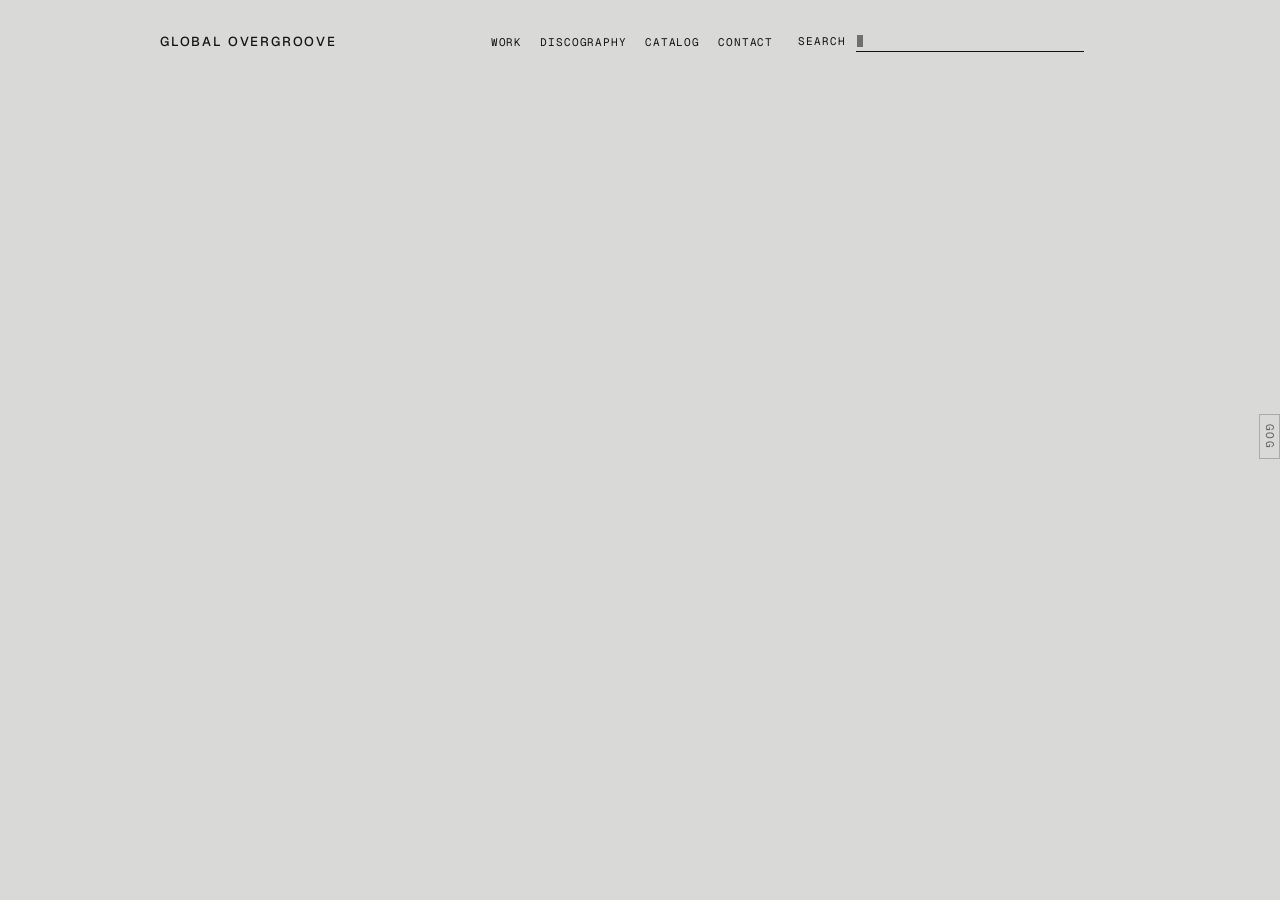
<file: index.html>
<!DOCTYPE html>
<html lang="en">
<head>
<meta charset="utf-8">
<meta name="viewport" content="width=device-width, initial-scale=1, viewport-fit=cover">

<!-- =====================================================================
     LANDING PAGE  (site root: /index.html)
     CONTENT BLOCK  -  THIS IS THE ONLY PART YOU NEED TO EDIT HERE
     =====================================================================
     The site title and the menu (always open here, with the search) come
     from assets/site.js. Below them, optional info lines, text and an image.

     Rules:
       - Keep the quotation marks "like this" and the commas at line ends.
       - A quotation mark inside a value needs a backslash: "12\" LP"
     ===================================================================== -->
<script>
const PAGE = {

  root: "",                      // path back to the site root: "" here (top folder)
  menuFixed: true,               // the menu is always open on this page, without the arrow

  browserTitle: "Global Overgroove",     // text on the browser tab
  sideTab: "GOG",                // text in the black box on the right edge. "" hides it

  /* ---- INFO LINES (left column):  [ "label", "value" ]. [] hides them ---- */
  info: [],

  /* ---- TEXT (left column): list of paragraphs, [] hides it ---------- */
  text: [],

  /* ---- IMAGE (right column, 3:2 landscape). "" = no image ----------- */
  figure: { src: "", alt: "" },
};
</script>
<!-- ===================== END OF CONTENT BLOCK ===================== -->

<title>Global Overgroove</title>
<link rel="preconnect" href="https://fonts.googleapis.com">
<link rel="preconnect" href="https://fonts.gstatic.com" crossorigin>
<link href="https://fonts.googleapis.com/css2?family=Geist:wght@400;500;600&family=Geist+Mono:wght@400;500&family=IBM+Plex+Sans+Condensed:wght@400;500;700&family=IBM+Plex+Mono:wght@400;500&family=Zen+Kaku+Gothic+New:wght@400;500;700&display=swap" rel="stylesheet">
<link rel="stylesheet" href="assets/base.css">
<script src="assets/site.js"></script>
<style>
/* landing page only: the same two columns as the list pages */
/* side banner: quiet, silver like the page, small Geist Mono */
.tab-side{background:var(--paper);color:var(--ink);box-shadow:inset 0 0 0 1px var(--rule);font:400 11px/1 var(--nav-mono);letter-spacing:.12em;padding:10px 5px;opacity:.6}
.cols{display:grid;grid-template-columns:minmax(0,1fr) minmax(0,2fr);gap:0 22px;align-items:start;margin-top:28px}
.text{margin:0 0 18px}
.text p{margin:0 0 .8em;font:400 15px/1.55 var(--label);hyphens:auto}
.text p:last-child{margin-bottom:0}
.meta{display:grid;grid-template-columns:auto 1fr;gap:4px 28px;margin:0 0 18px;font-size:14px}
.meta dt{letter-spacing:.14em}
.meta dd{margin:0;font-family:var(--value);font-size:13px}
.fig-wrap{margin:0}
.frame{position:relative;aspect-ratio:1.6/1}
.frame img{position:absolute;inset:0;width:100%;height:100%;object-fit:cover;display:block;background:var(--paper)}
[hidden]{display:none!important}
@media (max-width:760px){.cols{grid-template-columns:minmax(0,1fr)}}
</style>
</head>
<body>
<div class="page" id="top">

  <h1 class="sr" id="h1">Global Overgroove</h1>
  <nav class="site" id="site"></nav>

  <div class="tabs-side" id="tabs-side"><div class="tab-side" id="tab-side" aria-hidden="true"></div></div>

  <div class="cols" id="cols">
    <main>
      <dl class="meta" id="info"></dl>
      <div class="text" id="text"></div>
    </main>
    <aside>
      <figure class="fig-wrap" id="fig"></figure>
    </aside>
  </div>
</div>

<script src="assets/base.js"></script>
<!-- LANDING BUILDER. Reads the PAGE block above. No need to edit. -->
<script>
(function(){
  try {
    var C = PAGE, root = C.root || '', S = (typeof SITE !== 'undefined') ? SITE : {};
    function $(id){ return document.getElementById(id); }
    function el(tag, cls, text){ var e=document.createElement(tag); if(cls) e.className=cls; if(text!=null) e.textContent=text; return e; }

    document.title = C.browserTitle;
    if (S.title) $('h1').textContent = S.title;
    if (C.sideTab) $('tab-side').textContent = C.sideTab;
    else { $('tabs-side').remove(); document.querySelector('.page').classList.add('no-tabs'); }

    (C.info || []).forEach(function(r){ $('info').appendChild(el('dt', null, r[0])); $('info').appendChild(el('dd', null, r[1])); });
    $('info').hidden = !(C.info || []).length;
    (C.text || []).forEach(function(t){ var p = el('p'); p.innerHTML = t; $('text').appendChild(p); });
    $('text').hidden = !(C.text || []).length;

    var f = C.figure || {};
    if (f.src){ var fr = el('div', 'frame'), im = new Image(); im.src = root + f.src; im.alt = f.alt || ''; im.onerror = function(){ im.hidden = true; }; fr.appendChild(im); $('fig').appendChild(fr); }
    $('cols').hidden = !(C.info || []).length && !(C.text || []).length && !f.src;
  } catch (e) {
    console.error(e);
    document.body.insertAdjacentHTML('afterbegin', '<p style="padding:12px;font:14px monospace">Content error: check the quotation marks and commas in the content block at the top of the file.</p>');
  }
})();
</script>
</body>
</html>
</file>
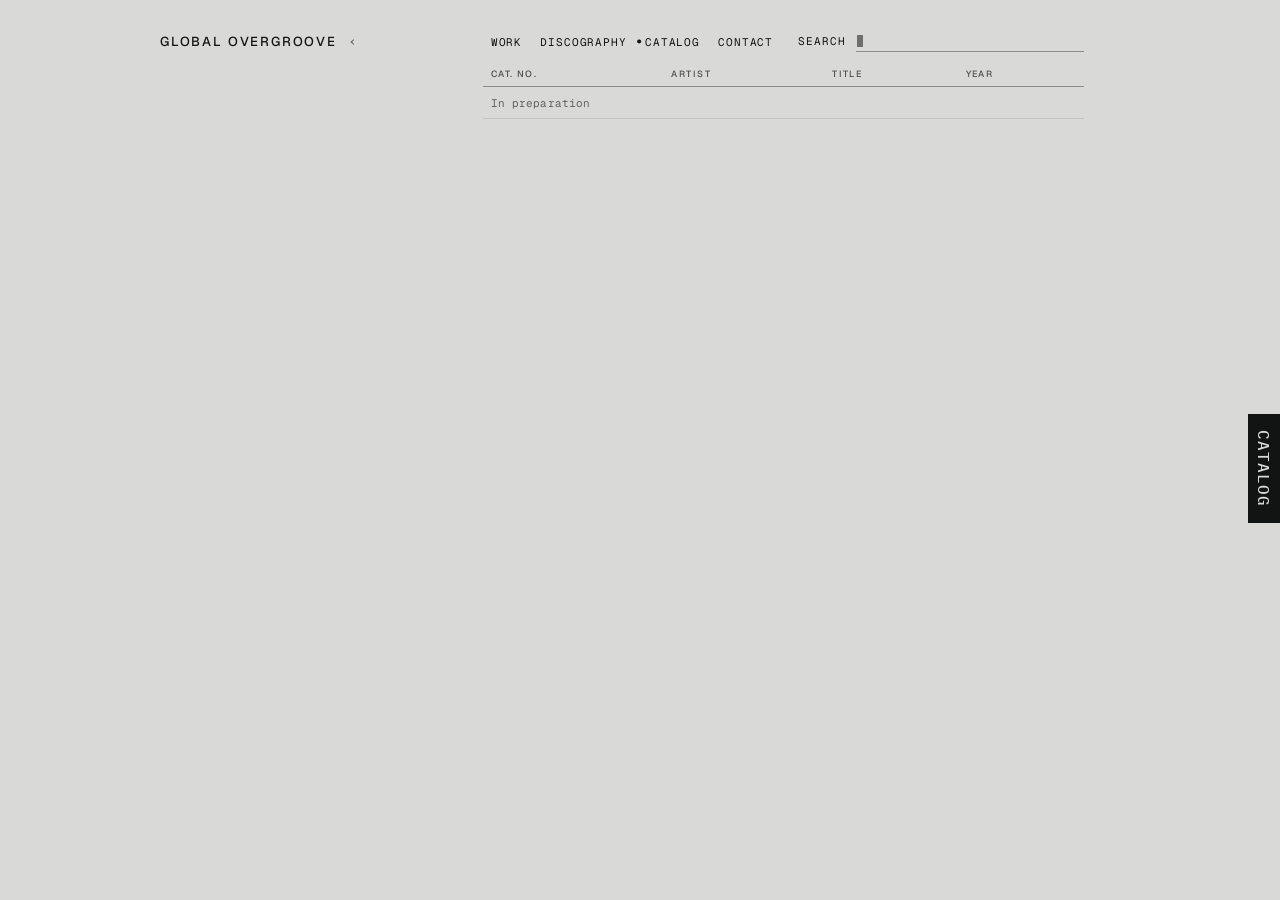
<file: catalog/index.html>
<!DOCTYPE html>
<html lang="en">
<head>
<meta charset="utf-8">
<meta name="viewport" content="width=device-width, initial-scale=1, viewport-fit=cover">

<!-- =====================================================================
     CATALOG PAGE  (catalog/index.html)
     CONTENT BLOCK  -  THIS IS THE ONLY PART YOU NEED TO EDIT HERE
     =====================================================================
     The list is built from "catalog" in assets/site.js.
     To add a release, add it there, not here. Covers go in catalog/covers/.
     ===================================================================== -->
<script>
const PAGE = {

  root: "../",                   // path back to the site root (one folder down)

  browserTitle: "Catalog — Global Overgroove",
  sideTab: "CATALOG",            // text in the black box on the right edge. "" hides it
  heading: "Catalog",            // hidden heading, for screen readers

  /* column headings of the list */
  columns: { cat: "Cat. No.", artist: "Artist", title: "Title", year: "Year" },

  /* labels of the details under the cover, in this order */
  labels: { title: "Title", artist: "Artist", year: "Year", cat: "Cat. No.", format: "Format", status: "Status" },

  /* shown in the list while every release is hidden (hide: true in assets/site.js). "" = nothing */
  emptyText: "In preparation",
};
</script>
<!-- ===================== END OF CONTENT BLOCK ===================== -->

<title>Catalog — Global Overgroove</title>
<link rel="preconnect" href="https://fonts.googleapis.com">
<link rel="preconnect" href="https://fonts.gstatic.com" crossorigin>
<link href="https://fonts.googleapis.com/css2?family=Geist:wght@400;500;600&family=Geist+Mono:wght@400;500&family=IBM+Plex+Sans+Condensed:wght@400;500;700&family=IBM+Plex+Mono:wght@400;500;600&display=swap" rel="stylesheet">
<link rel="stylesheet" href="../assets/base.css">
<link rel="stylesheet" href="../assets/list.css">
<script src="../assets/site.js"></script>
<style>
/* catalog page only: square covers, narrower frame, wider list. Type comes from assets/list.css */
:root{--frame-ratio:1/1}
.cols{grid-template-columns:minmax(0,1fr) minmax(0,2fr)}
tbody tr{cursor:default}
td.t.a{font-weight:400}      /* artist regular, title medium, as in the type test */
td.tt{font-weight:500}
.p-specs dd.n{font-family:var(--list-sans)}
.p-specs dd.t{font-weight:500}
.p-specs a.q{opacity:.75;text-decoration:underline;text-decoration-thickness:1px;text-underline-offset:3px}
.p-specs a.q:hover,.p-specs a.q:focus-visible{opacity:1}
@media (max-width:760px){.cols{grid-template-columns:minmax(0,1fr)}}
/* every release hidden: the list alone, one quiet line, no panel */
.cols.empty{grid-template-columns:minmax(0,1fr) minmax(0,2fr)}
.cols.empty main{grid-column:2}
tr.none,tr.none:hover{background:none!important;color:inherit!important;cursor:default}
tr.none td{opacity:.6;font-family:var(--list-mono)}
@media (max-width:760px){.cols.empty main{grid-column:1}}
</style>
</head>
<body>
<div class="page" id="top">

  <nav class="site" id="site"></nav>
  <div class="tabs-side" id="tabs-side"><div class="tab-side" id="tab-side" aria-hidden="true"></div></div>

  <!-- two columns: cover frame on the left, release list on the right -->
  <div class="cols">
    <aside class="preview" id="preview" aria-live="polite">
      <div class="frame"><img id="p-img" alt=""></div>
      <div class="body" id="note"></div>
    </aside>
    <main>
      <h1 class="sr" id="h1"></h1>
      <table>
        <thead><tr><th scope="col" class="wide" id="h-cat"></th><th scope="col" id="h-artist"></th><th scope="col" id="h-title"></th><th scope="col" id="h-year"></th></tr></thead>
        <tbody id="rows"></tbody>
      </table>
    </main>
  </div>
</div>

<script src="../assets/base.js"></script>
<!-- CATALOG BUILDER. Reads "catalog" in assets/site.js. No need to edit. -->
<script>
(function(){
  try {
    var C = PAGE, root = C.root || '', S = (typeof SITE !== 'undefined') ? SITE : {};
    function $(id){ return document.getElementById(id); }
    function el(tag, cls, text){ var e=document.createElement(tag); if(cls) e.className=cls; if(text!=null) e.textContent=text; return e; }

    document.title = C.browserTitle;
    $('h1').textContent = C.heading;
    if (C.sideTab) $('tab-side').textContent = C.sideTab;
    else { $('tabs-side').remove(); document.querySelector('.page').classList.add('no-tabs'); }
    ['artist', 'title', 'cat', 'year'].forEach(function(k){ $('h-' + k).textContent = C.columns[k]; });

    // cover: loaded in the background, shown only once loaded (a missing file keeps the dotted frame)
    var img = $('p-img'), want = '', cache = {};
    img.hidden = true;
    function setImage(src, alt){
      want = src; img.hidden = true;
      if (!src || cache[src] === false) return;
      var put = function(){ if (want === src) { img.src = src; img.alt = alt; img.hidden = false; } };
      if (cache[src] === true) return put();
      var probe = new Image();
      probe.onload = function(){ cache[src] = true; put(); };
      probe.onerror = function(){ cache[src] = false; };
      probe.src = src;
    }

    // the note under the cover
    function show(r, tr){
      [].forEach.call($('rows').children, function(x){ x.classList.toggle('on', x === tr); });
      setImage(r.cover ? root + r.cover : '', r.artist + ': ' + r.title);
      var n = $('note'); n.textContent = '';
      // tech sheet, as on the Discography page: Title, Artist, Year, Cat. No., Format, Status
      // (names in the sans, the rest in the mono), then the tracklist
      var dl = el('dl', 'p-specs');
      [['title', r.title, 'n t'], ['artist', r.artist, 'n'], ['year', r.year], ['cat', r.cat], ['format', r.format], ['status', r.status]].forEach(function(f){
        if (!f[1]) return;
        dl.appendChild(el('dt', null, C.labels[f[0]]));
        var dd = el('dd', f[2] || null);
        if (f[0] === 'status' && r.link) {                  // with a link, the status is a quiet text link
          var a = el('a', 'q', f[1] + ' ↗'); a.href = r.link; a.target = '_blank'; a.rel = 'noopener'; dd.appendChild(a);
        } else dd.textContent = f[1];
        dl.appendChild(dd);
      });
      n.appendChild(dl);
      if (r.tracks && r.tracks.length) {                    // tracklist
        var ol = el('ol', 'tracks'); r.tracks.forEach(function(t){ ol.appendChild(el('li', null, t)); }); n.appendChild(ol);
      }
    }

    // releases with hide: true in assets/site.js are left out (their c-numbers stay the same)
    var list = [], ids = [];
    (S.catalog || []).forEach(function(r, i){ if (!r.hide) { list.push(r); ids.push(i); } });
    if (!list.length) {
      $('preview').hidden = true; document.querySelector('.cols').classList.add('empty');
      if (C.emptyText) { var er = el('tr', 'none'), ec = el('td', null, C.emptyText); ec.colSpan = 4; er.appendChild(ec); $('rows').appendChild(er); }
      return;
    }
    list.forEach(function(r, j){
      var i = ids[j];
      var tr = el('tr'), ta = el('td', 't a'), tt = el('td', 'tt');
      var sub = el('span', 'sub', [r.cat, r.type, r.format, r.status].filter(Boolean).join(' · '));
      tr.tabIndex = 0; tr.id = 'c' + (i + 1);    // c1, c2 ... lets the landing search point at one release
      ta.appendChild(document.createTextNode(r.artist));
      tt.appendChild(document.createTextNode(r.title || '—'));
      tt.appendChild(sub);                       // cat · type · format · status, under the title on phones only
      tr.appendChild(el('td', 'cat wide', r.cat || '—'));   // catalogue number first (hidden on phones, where it moves under the title)
      tr.appendChild(ta); tr.appendChild(tt);
      tr.appendChild(el('td', 'yr', r.year || '—'));
      tr.addEventListener('mouseenter', function(){ show(r, tr); });
      tr.addEventListener('focus', function(){ show(r, tr); });
      $('rows').appendChild(tr);
    });

    // arriving from the search (catalog/index.html#c3): show that release and scroll to it
    var m = /^#c(\d+)$/.exec(location.hash), k = m ? ids.indexOf(+m[1] - 1) : 0;
    if (k < 0) { k = 0; m = null; }

    // once the page has loaded, fetch every cover quietly in the background, so hovering shows it at once
    window.addEventListener('load', function(){
      list.forEach(function(x){
        if (!x.cover) return;
        var src = root + x.cover;
        if (src in cache) return;
        var pre = new Image();
        pre.onload = function(){ cache[src] = true; };
        pre.onerror = function(){ cache[src] = false; };
        pre.src = src;
      });
    });
    var start = $('rows').children[k];
    show(list[k], start);
    if (m) start.scrollIntoView({ block: 'center' });
  } catch (e) {
    console.error(e);
    document.body.insertAdjacentHTML('afterbegin', '<p style="padding:12px;font:14px monospace">Content error: check the quotation marks and commas in assets/site.js.</p>');
  }
})();
</script>
<script src="../assets/list-mobile.js"></script>
</body>
</html>
</file>
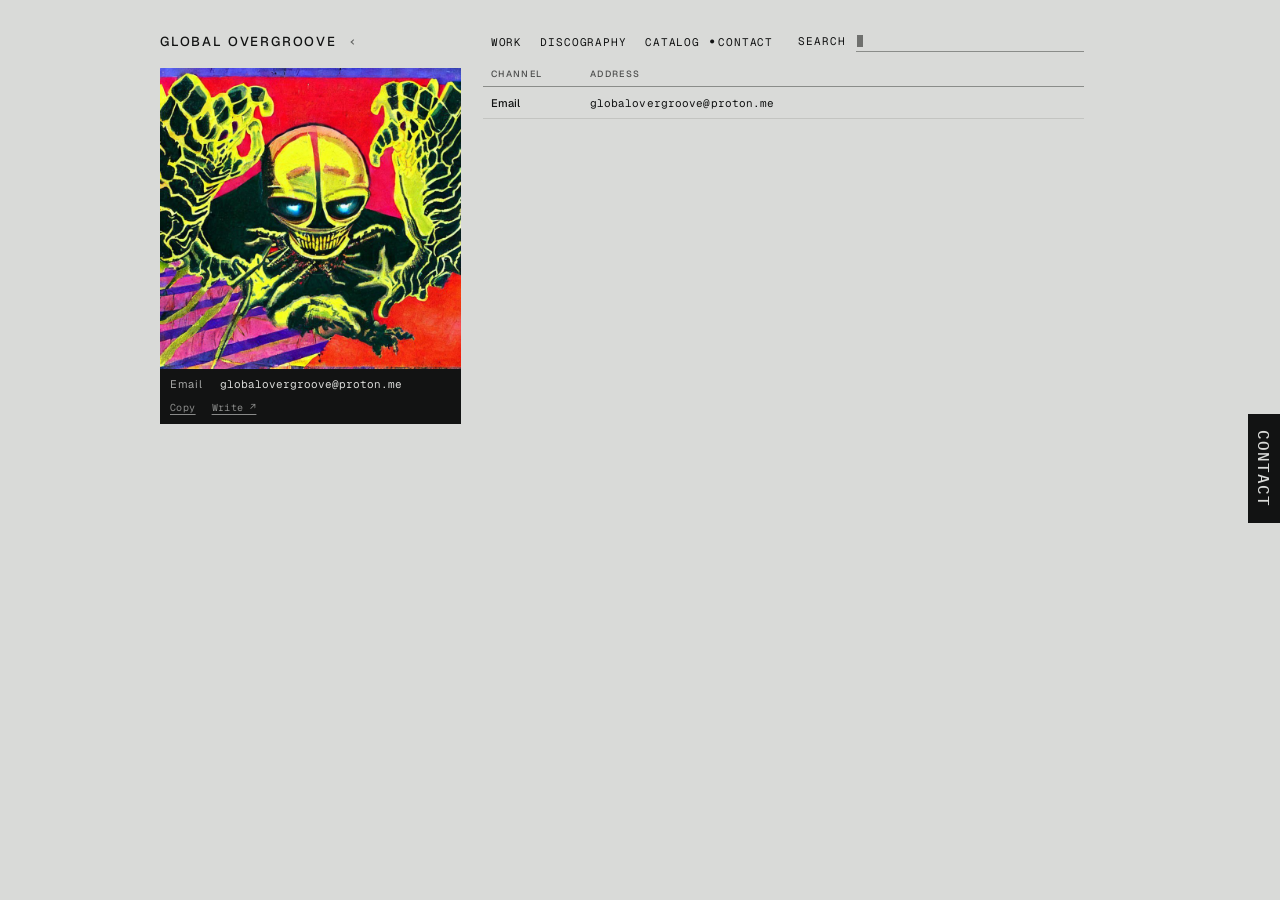
<file: contact/index.html>
<!DOCTYPE html>
<html lang="en">
<head>
<meta charset="utf-8">
<meta name="viewport" content="width=device-width, initial-scale=1, viewport-fit=cover">

<!-- =====================================================================
     CONTACT PAGE  (contact/index.html)
     CONTENT BLOCK  -  THIS IS THE ONLY PART YOU NEED TO EDIT HERE
     =====================================================================
     The list is built from "contact" in assets/site.js.
     To add a channel (Bandcamp, Instagram ...), add it there, not here.
     ===================================================================== -->
<script>
const PAGE = {

  root: "../",                   // path back to the site root (one folder down)

  browserTitle: "Contact — Global Overgroove",
  sideTab: "CONTACT",            // text in the black box on the right edge. "" hides it
  heading: "Contact",            // hidden heading, for screen readers

  image: "contact/contact.jpg",                     // optional square image in the panel, relative to the site root,
                                 // e.g. "id/contact.jpg". "" = dotted placeholder

  /* column headings of the list */
  columns: { channel: "Channel", value: "Address" },

  /* link texts in the panel */
  copyLabel: "Copy",             // email only: copies the address
  copiedLabel: "Copied",
  writeLabel: "Write",           // email only: opens the visitor's mail app
  openLabel: "Open",             // other channels: opens the page in a new tab
};
</script>
<!-- ===================== END OF CONTENT BLOCK ===================== -->

<title>Contact — Global Overgroove</title>
<link rel="preconnect" href="https://fonts.googleapis.com">
<link rel="preconnect" href="https://fonts.gstatic.com" crossorigin>
<link href="https://fonts.googleapis.com/css2?family=Geist:wght@400;500;600&family=Geist+Mono:wght@400;500&family=IBM+Plex+Sans+Condensed:wght@400;500;700&family=IBM+Plex+Mono:wght@400;500&display=swap" rel="stylesheet">
<link rel="stylesheet" href="../assets/base.css">
<link rel="stylesheet" href="../assets/list.css">
<script src="../assets/site.js"></script>
<style>
/* contact page only: square frame, narrower panel, wider list. Type comes from assets/list.css */
:root{--frame-ratio:1/1}
.cols{grid-template-columns:minmax(0,1fr) minmax(0,2fr)}
td.ch{width:9em}
td.val{font-family:var(--list-mono)}
td.val a{text-decoration:none}
.p-specs dd{user-select:all;-webkit-user-select:all;word-break:break-all}   /* one click selects the whole address */
.acts{display:flex;gap:16px;margin-top:2px}
.acts button.ql{background:none;border:0;padding:0;color:inherit;cursor:pointer}
.note{margin:8px 0 0;font:400 var(--list-size)/1.5 var(--list-sans);opacity:.75}
.note:empty{display:none}
@media (max-width:760px){
  .cols{grid-template-columns:minmax(0,1fr)}
  td.val a::after{content:"";position:absolute;inset:0}   /* phones: a tap on the row opens / writes */
}
</style>
</head>
<body>
<div class="page" id="top">

  <nav class="site" id="site"></nav>
  <div class="tabs-side" id="tabs-side"><div class="tab-side" id="tab-side" aria-hidden="true"></div></div>

  <!-- two columns: panel on the left, contact list on the right -->
  <div class="cols">
    <aside class="preview" id="preview" aria-live="polite">
      <div class="frame"><img id="p-img" alt=""></div>
      <div class="body">
        <dl class="p-specs" id="p-specs"></dl>
        <div class="acts" id="acts"></div>
        <p class="note" id="note"></p>
      </div>
    </aside>
    <main>
      <h1 class="sr" id="h1"></h1>
      <table>
        <thead><tr><th scope="col" id="h-channel"></th><th scope="col" id="h-value"></th></tr></thead>
        <tbody id="rows"></tbody>
      </table>
    </main>
  </div>
</div>

<script src="../assets/base.js"></script>
<!-- CONTACT BUILDER. Reads "contact" in assets/site.js. No need to edit. -->
<script>
(function(){
  try {
    var C = PAGE, root = C.root || '', S = (typeof SITE !== 'undefined') ? SITE : {};
    function $(id){ return document.getElementById(id); }
    function el(tag, cls, text){ var e=document.createElement(tag); if(cls) e.className=cls; if(text!=null) e.textContent=text; return e; }
    function isMail(c){ return /^email$/i.test(c.channel) || /@/.test(c.link) && !/^https?:/.test(c.link); }
    function href(c){ return !c.link ? '' : isMail(c) ? 'mailto:' + c.link.replace(/^mailto:/, '') : c.link; }

    document.title = C.browserTitle;
    $('h1').textContent = C.heading;
    if (C.sideTab) $('tab-side').textContent = C.sideTab;
    else { $('tabs-side').remove(); document.querySelector('.page').classList.add('no-tabs'); }
    $('h-channel').textContent = C.columns.channel; $('h-value').textContent = C.columns.value;

    // panel image: shown only once loaded (a missing file keeps the dotted frame)
    var img = $('p-img'); img.hidden = true;
    if (C.image) { var probe = new Image(); probe.onload = function(){ img.src = probe.src; img.hidden = false; }; probe.src = root + C.image; }

    // copy: clipboard where the browser allows it, otherwise the address is selected for the visitor to copy
    function copy(text, btn, dd){
      var done = function(){ btn.textContent = C.copiedLabel; setTimeout(function(){ btn.textContent = C.copyLabel; }, 1600); };
      var select = function(){ var r = document.createRange(); r.selectNodeContents(dd); var s = getSelection(); s.removeAllRanges(); s.addRange(r); };
      try { navigator.clipboard.writeText(text).then(done, select); } catch (e) { select(); }
    }

    function show(c, tr){
      [].forEach.call($('rows').children, function(x){ x.classList.toggle('on', x === tr); });
      var dl = $('p-specs'); dl.textContent = '';
      dl.appendChild(el('dt', null, c.channel));
      var dd = el('dd', null, c.value); dl.appendChild(dd);
      var acts = $('acts'); acts.textContent = '';
      var h = href(c);
      if (h && isMail(c)) {
        var b = el('button', 'ql', C.copyLabel); b.type = 'button';
        b.addEventListener('click', function(){ copy(c.link.replace(/^mailto:/, ''), b, dd); });
        acts.appendChild(b);
        var w = el('a', 'ql', C.writeLabel + ' ↗'); w.href = h; acts.appendChild(w);
      } else if (h) {
        var o = el('a', 'ql', C.openLabel + ' ↗'); o.href = h; o.target = '_blank'; o.rel = 'noopener'; acts.appendChild(o);
      }
      $('note').textContent = c.note || '';
    }

    var list = S.contact || [];
    if (!list.length) { $('preview').hidden = true; return; }
    list.forEach(function(c){
      var tr = el('tr'), v = el('td', 'val'), h = href(c);
      tr.tabIndex = 0; tr.style.cursor = 'default';
      if (h) { var a = el('a', null, c.value); a.href = h; if (!isMail(c)) { a.target = '_blank'; a.rel = 'noopener'; } v.appendChild(a); }
      else v.textContent = c.value;
      tr.appendChild(el('td', 't ch', c.channel)); tr.appendChild(v);
      tr.addEventListener('mouseenter', function(){ show(c, tr); });
      tr.addEventListener('focus', function(){ show(c, tr); });
      $('rows').appendChild(tr);
    });
    show(list[0], $('rows').firstChild);
  } catch (e) {
    console.error(e);
    document.body.insertAdjacentHTML('afterbegin', '<p style="padding:12px;font:14px monospace">Content error: check the quotation marks and commas in assets/site.js.</p>');
  }
})();
</script>
<script src="../assets/list-mobile.js"></script>
</body>
</html>
</file>
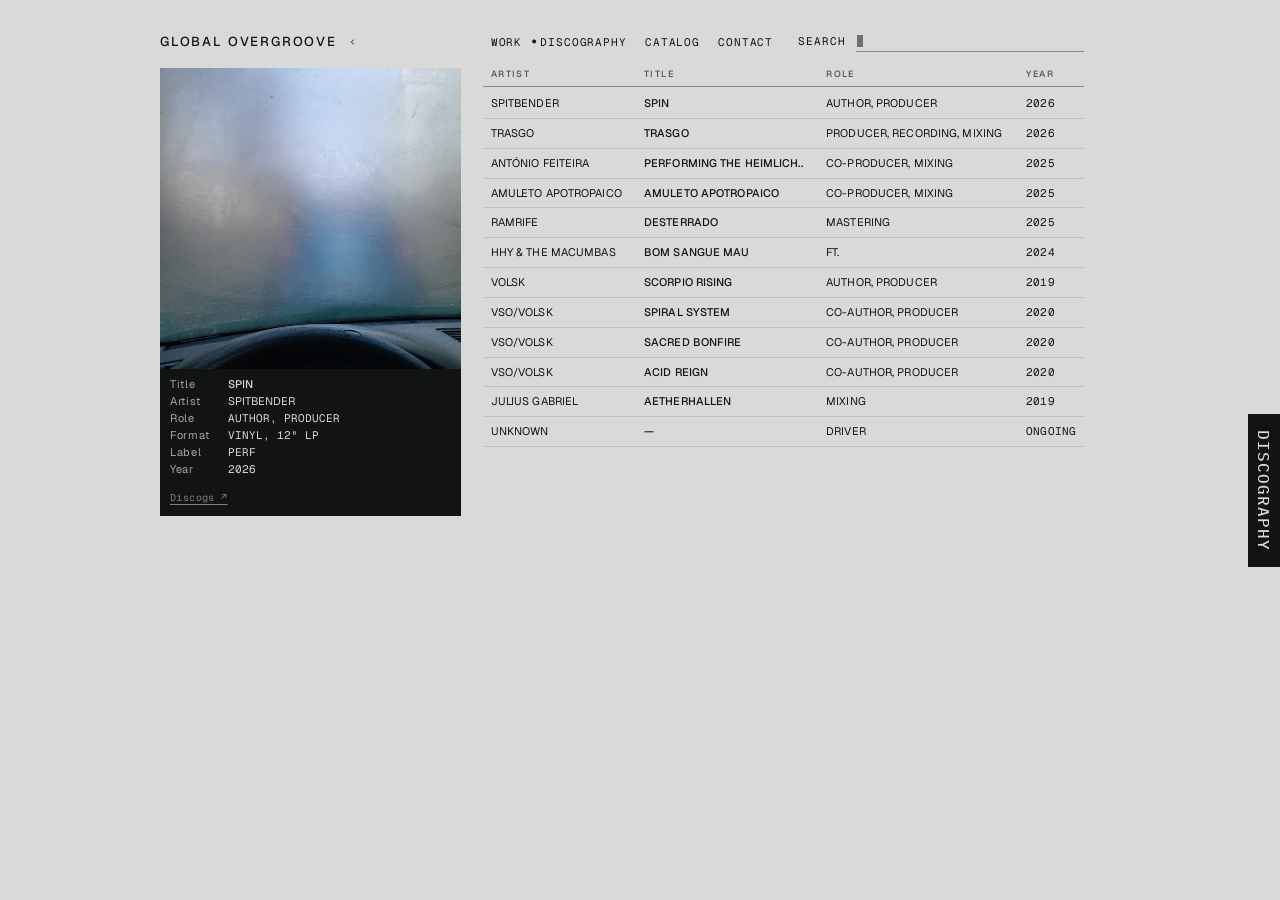
<file: discography/index.html>
<!DOCTYPE html>
<html lang="en">
<head>
<meta charset="utf-8">
<meta name="viewport" content="width=device-width, initial-scale=1, viewport-fit=cover">

<!-- =====================================================================
     DISCOGRAPHY PAGE  (discography/index.html)
     CONTENT BLOCK  -  THIS IS THE ONLY PART YOU NEED TO EDIT HERE
     =====================================================================
     The list is built from "releases" in assets/site.js.
     To add a record, add it there, not here. Covers go in discography/covers/.
     ===================================================================== -->
<script>
const PAGE = {

  root: "../",                   // path back to the site root (one folder down)

  browserTitle: "Discography — Global Overgroove",
  sideTab: "DISCOGRAPHY",        // text in the black box on the right edge. "" hides it
  heading: "Discography",        // hidden heading, for screen readers

  /* column headings of the list */
  columns: { artist: "Artist", title: "Title", role: "Role", year: "Year" },

  /* labels of the details under the cover, in this order */
  labels: { title: "Title", artist: "Artist", role: "Role", format: "Format", label: "Label", year: "Year" },

  /* small Discogs link under the details. It opens the release's own Discogs page
     ("discogs" in the release, assets/site.js) or, while that is empty, the credits page (SITE.discogs) */
  discogsLabel: "Discogs",
};
</script>
<!-- ===================== END OF CONTENT BLOCK ===================== -->

<title>Discography — Global Overgroove</title>
<link rel="preconnect" href="https://fonts.googleapis.com">
<link rel="preconnect" href="https://fonts.gstatic.com" crossorigin>
<link href="https://fonts.googleapis.com/css2?family=Geist:wght@400;500;600&family=Geist+Mono:wght@400;500&family=IBM+Plex+Sans+Condensed:wght@400;500;700&family=IBM+Plex+Mono:wght@400;500&display=swap" rel="stylesheet">
<link rel="stylesheet" href="../assets/base.css">
<link rel="stylesheet" href="../assets/list.css">
<script src="../assets/site.js"></script>
<style>
/* discography page only: square covers, narrower frame, wider list. Type comes from assets/list.css */
:root{--frame-ratio:1/1}
.cols{grid-template-columns:minmax(0,1fr) minmax(0,2fr)}
tbody tr{cursor:default}
td.t.a{font-weight:400}      /* artist regular, title medium, as in the type test */
td.tt{font-weight:500}
td.role{white-space:nowrap}
.p-specs dd.n{font-family:var(--list-sans)}
.p-specs dd.t{font-weight:500}
.p-specs{margin-bottom:10px}
/* Discogs: a small, quiet text link */
.dg{display:inline-block;font:400 calc(var(--list-size) - 1px) var(--list-mono);letter-spacing:.04em;opacity:.55;text-decoration:underline;text-decoration-thickness:1px;text-underline-offset:3px}
.dg:hover,.dg:focus-visible{opacity:1}
.dg[hidden]{display:none}
@media (max-width:760px){.cols{grid-template-columns:minmax(0,1fr)}}
</style>
</head>
<body>
<div class="page" id="top">

  <nav class="site" id="site"></nav>
  <div class="tabs-side" id="tabs-side"><div class="tab-side" id="tab-side" aria-hidden="true"></div></div>

  <!-- two columns: cover frame on the left, release list on the right -->
  <div class="cols">
    <aside class="preview" id="preview" aria-live="polite">
      <div class="frame"><img id="p-img" alt=""></div>
      <div class="body">
        <dl class="p-specs" id="p-specs"></dl>
        <a class="dg" id="p-open" target="_blank" rel="noopener"></a>
      </div>
    </aside>
    <main>
      <h1 class="sr" id="h1"></h1>
      <table>
        <thead><tr><th scope="col" id="h-artist"></th><th scope="col" id="h-title"></th><th scope="col" class="wide" id="h-role"></th><th scope="col" id="h-year"></th></tr></thead>
        <tbody id="rows"></tbody>
      </table>
    </main>
  </div>
</div>

<script src="../assets/base.js"></script>
<!-- DISCOGRAPHY BUILDER. Reads "releases" in assets/site.js. No need to edit. -->
<script>
(function(){
  try {
    var C = PAGE, root = C.root || '', S = (typeof SITE !== 'undefined') ? SITE : {}, L = C.labels;
    function $(id){ return document.getElementById(id); }
    function el(tag, cls, text){ var e=document.createElement(tag); if(cls) e.className=cls; if(text!=null) e.textContent=text; return e; }

    document.title = C.browserTitle;
    $('h1').textContent = C.heading;
    if (C.sideTab) $('tab-side').textContent = C.sideTab;
    else { $('tabs-side').remove(); document.querySelector('.page').classList.add('no-tabs'); }
    $('p-open').textContent = C.discogsLabel + ' ↗';
    ['artist', 'title', 'role', 'year'].forEach(function(k){ $('h-' + k).textContent = C.columns[k]; });

    // cover: loaded in the background, shown only once loaded (a missing file keeps the dotted frame)
    var img = $('p-img'), want = '', cache = {};
    img.hidden = true;
    function setImage(src, alt){
      want = src; img.hidden = true;
      if (!src || cache[src] === false) return;
      var put = function(){ if (want === src) { img.src = src; img.alt = alt; img.hidden = false; } };
      if (cache[src] === true) return put();
      var probe = new Image();
      probe.onload = function(){ cache[src] = true; put(); };
      probe.onerror = function(){ cache[src] = false; };
      probe.src = src;
    }

    function show(r, tr){
      [].forEach.call($('rows').children, function(x){ x.classList.toggle('on', x === tr); });
      var name = r.artist + (r.title ? ' — ' + r.title : '');
      setImage(r.cover ? root + r.cover : '', name);
      // tech sheet: Title, Artist, Role, Format, Label, Year (names in the sans, the rest in the mono)
      var dl = $('p-specs'); dl.textContent = '';
      [['title', r.title, 'n t'], ['artist', r.artist, 'n'], ['role', r.role], ['format', r.format], ['label', r.label], ['year', r.year]].forEach(function(f){
        if (!f[1]) return;
        dl.appendChild(el('dt', null, L[f[0]])); dl.appendChild(el('dd', f[2] || null, f[1]));
      });
      // Discogs: the release's own page, or the credits page
      var dg = r.discogs || S.discogs || '';
      $('p-open').hidden = !dg; if (dg) $('p-open').href = dg;
    }

    var list = S.releases || [];
    if (!list.length) { $('preview').hidden = true; return; }
    list.forEach(function(r, i){
      var tr = el('tr'), ta = el('td', 't a'), tt = el('td', 'tt'), sub = el('span', 'sub', r.role || '');
      tr.tabIndex = 0; tr.id = 'r' + (i + 1);    // r1, r2 ... lets the landing search point at one release
      ta.appendChild(document.createTextNode(r.artist));
      tt.appendChild(document.createTextNode(r.title || '—'));
      if (r.role) tt.appendChild(sub);           // the role, shown under the title on phones only (format and label are in the panel)
      tr.appendChild(ta); tr.appendChild(tt);
      tr.appendChild(el('td', 'role wide', r.role || '—'));   // hidden on phones, where it moves into the line under the title
      tr.appendChild(el('td', 'yr', r.year || '—'));
      tr.addEventListener('mouseenter', function(){ show(r, tr); });
      tr.addEventListener('focus', function(){ show(r, tr); });
      $('rows').appendChild(tr);
    });
    // arriving from the search (discography/index.html#r5): show that release and scroll to it
    var m = /^#r(\d+)$/.exec(location.hash), n = m ? +m[1] - 1 : 0;
    if (!list[n]) n = 0;

    // once the page has loaded, fetch every cover quietly in the background, so hovering shows it at once
    window.addEventListener('load', function(){
      list.forEach(function(x){
        if (!x.cover) return;
        var src = root + x.cover;
        if (src in cache) return;
        var pre = new Image();
        pre.onload = function(){ cache[src] = true; };
        pre.onerror = function(){ cache[src] = false; };
        pre.src = src;
      });
    });
    var start = $('rows').children[n];
    show(list[n], start);
    if (m) start.scrollIntoView({ block: 'center' });
  } catch (e) {
    console.error(e);
    document.body.insertAdjacentHTML('afterbegin', '<p style="padding:12px;font:14px monospace">Content error: check the quotation marks and commas in assets/site.js.</p>');
  }
})();
</script>
<script src="../assets/list-mobile.js"></script>
</body>
</html>
</file>
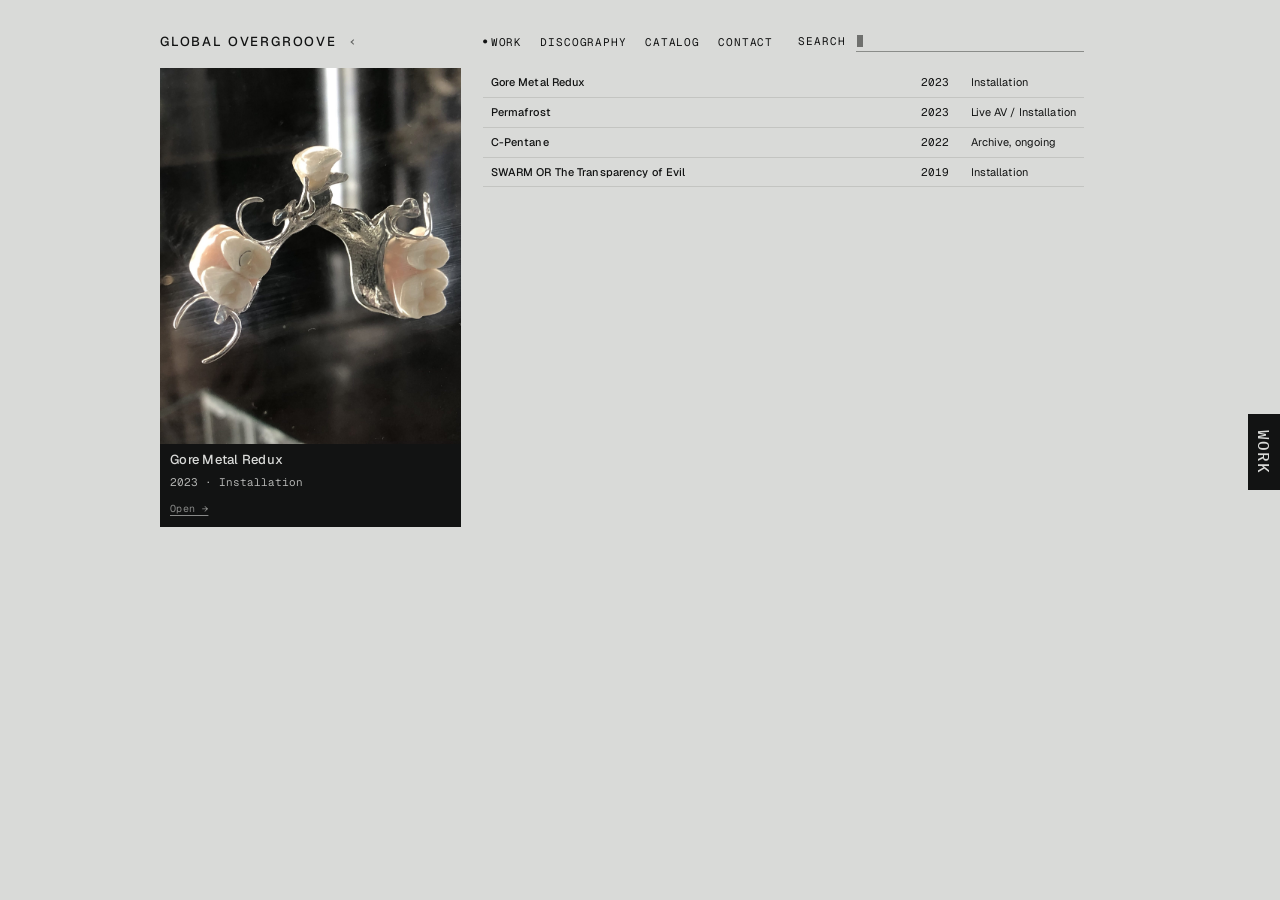
<file: work/index.html>
<!DOCTYPE html>
<html lang="en">
<head>
<meta charset="utf-8">
<meta name="viewport" content="width=device-width, initial-scale=1, viewport-fit=cover">

<!-- =====================================================================
     WORK PAGE  (work/index.html)
     CONTENT BLOCK  -  THIS IS THE ONLY PART YOU NEED TO EDIT HERE
     =====================================================================
     The table is built from "projects" in assets/site.js.
     To add a project, add it there, not here.
     ===================================================================== -->
<script>
const PAGE = {

  root: "../",                   // path back to the site root (one folder down)

  browserTitle: "Work — Global Overgroove",
  sideTab: "WORK",               // text in the black box on the right edge. "" hides it
  heading: "Work",               // above the table
  previewLabel: "Open",          // link text under the preview
  showText: false,               // true = show each project's short "text" (assets/site.js) under the preview
  soonLabel: "Page in preparation",   // shown instead, for projects without a page yet
};
</script>
<!-- ===================== END OF CONTENT BLOCK ===================== -->

<title>Work — Global Overgroove</title>
<link rel="preconnect" href="https://fonts.googleapis.com">
<link rel="preconnect" href="https://fonts.gstatic.com" crossorigin>
<link href="https://fonts.googleapis.com/css2?family=Geist:wght@400;500;600&family=Geist+Mono:wght@400;500&family=IBM+Plex+Sans+Condensed:wght@400;500;700&family=IBM+Plex+Mono:wght@400;500&display=swap" rel="stylesheet">
<link rel="stylesheet" href="../assets/base.css">
<script src="../assets/site.js"></script>
<link rel="stylesheet" href="../assets/list.css">
<style>
/* work page only: frame shape (width / height) */
:root{--frame-ratio:4/5}
</style>
</head>
<body>
<div class="page" id="top">

  <nav class="site" id="site"></nav>
  <div class="tabs-side" id="tabs-side"><div class="tab-side" id="tab-side" aria-hidden="true"></div></div>

  <!-- two columns: preview frame on the left, project table on the right -->
  <div class="cols">
    <aside class="preview" id="preview" aria-live="polite">
      <div class="frame"><img id="p-img" alt=""></div>
      <div class="body">
        <p class="p-title" id="p-title"></p>
        <p class="p-meta" id="p-meta"></p>
        <p class="p-text" id="p-text"></p>
        <a class="ql" id="p-open"></a>
        <span class="p-soon" id="p-soon"></span>
      </div>
    </aside>
    <main>
      <h1 class="sr" id="h1"></h1>
      <table>
        <tbody id="rows"></tbody>
      </table>
    </main>
  </div>
</div>

<script src="../assets/base.js"></script>
<!-- WORK PAGE BUILDER. Reads "projects" in assets/site.js. No need to edit. -->
<script>
(function(){
  try {
    var C = PAGE, root = C.root || '', S = (typeof SITE !== 'undefined') ? SITE : {};
    function $(id){ return document.getElementById(id); }
    function el(tag, cls, text){ var e=document.createElement(tag); if(cls) e.className=cls; if(text!=null) e.textContent=text; return e; }
    function pad(n){ return String(n).padStart(3,'0'); }

    document.title = C.browserTitle;
    $('h1').textContent = C.heading;     // hidden heading, for screen readers only
    if (C.sideTab) $('tab-side').textContent = C.sideTab;
    else { $('tabs-side').remove(); document.querySelector('.page').classList.add('no-tabs'); }
    $('p-open').textContent = C.previewLabel + ' →';

    // preview image: loaded in the background and shown only once it has loaded,
    // so a missing file never flashes a broken image; until then the dotted frame stays
    var img = $('p-img'), want = '', cache = {};
    img.hidden = true;
    function setImage(p){
      var src = p.image ? root + p.image : '';
      want = src; img.hidden = true;
      if (!src || cache[src] === false) return;
      var put = function(){ if (want === src) { img.src = src; img.alt = p.title; img.hidden = false; } };
      if (cache[src] === true) return put();
      var probe = new Image();
      probe.onload = function(){ cache[src] = true; put(); };
      probe.onerror = function(){ cache[src] = false; };
      probe.src = src;
    }
    function show(p, tr){
      [].forEach.call($('rows').children, function(r){ r.classList.toggle('on', r === tr); });
      setImage(p);
      $('p-title').textContent = p.title;
      $('p-meta').textContent = [p.year, p.type, p.role].filter(Boolean).join(' · ');
      $('p-text').textContent = C.showText ? (p.text || '') : '';
      $('p-open').hidden = !p.link; $('p-soon').hidden = !!p.link;
      if (p.link) $('p-open').href = root + p.link;
    }
    $('p-soon').textContent = C.soonLabel || '';

    var list = S.projects || [];
    if (!list.length) { $('preview').hidden = true; return; }
    list.forEach(function(p, i){
      // with a page: the title is a link covering the row; without: plain text, the row only previews
      var tr = el('tr', p.link ? null : 'soon'), t = el('td', 't'), a = el(p.link ? 'a' : 'span', null, p.title);
      if (p.link) a.href = root + p.link; else { tr.tabIndex = 0; tr.addEventListener('focus', function(){ show(p, tr); }); }
      t.appendChild(a);
      tr.appendChild(t);
      tr.appendChild(el('td', 'yr', p.year || '—'));
      tr.appendChild(el('td', 'type', p.type || '—'));
      tr.addEventListener('mouseenter', function(){ show(p, tr); });
      a.addEventListener('focus', function(){ show(p, tr); });
      $('rows').appendChild(tr);
    });

    // once the page has loaded, fetch every preview image quietly in the background, so hovering shows it at once
    window.addEventListener('load', function(){
      list.forEach(function(x){
        if (!x.image) return;
        var src = root + x.image;
        if (src in cache) return;
        var pre = new Image();
        pre.onload = function(){ cache[src] = true; };
        pre.onerror = function(){ cache[src] = false; };
        pre.src = src;
      });
    });
    show(list[0], $('rows').firstChild);
  } catch (e) {
    console.error(e);
    document.body.insertAdjacentHTML('afterbegin', '<p style="padding:12px;font:14px monospace">Content error: check the quotation marks and commas in assets/site.js.</p>');
  }
})();
</script>
<script src="../assets/list-mobile.js"></script>
</body>
</html>
</file>
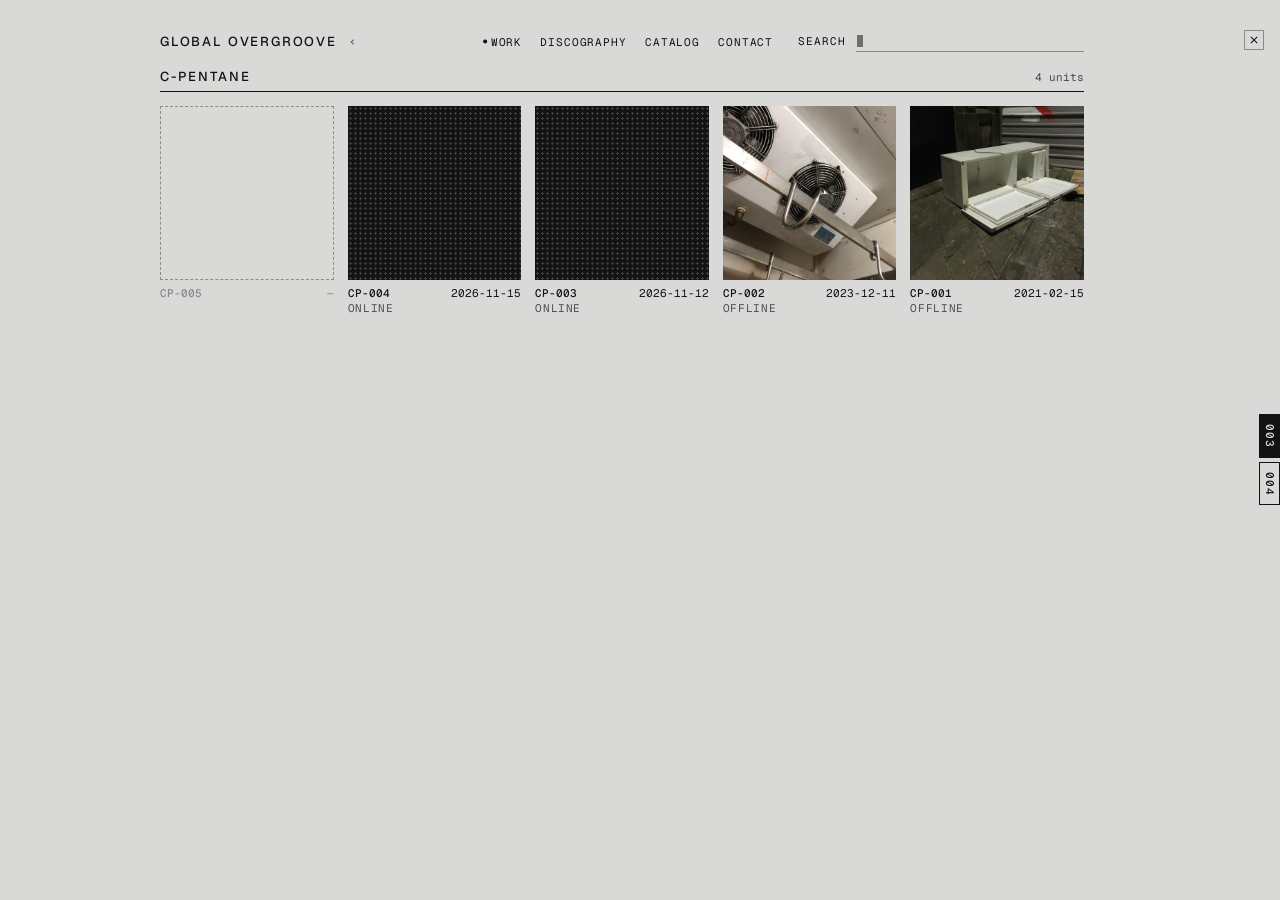
<file: work/c-pentane/index.html>
<!DOCTYPE html>
<html lang="en">
<head>
<meta charset="utf-8">
<meta name="viewport" content="width=device-width, initial-scale=1, viewport-fit=cover">

<!-- =====================================================================
     C-PENTANE  (work/c-pentane/index.html)
     An inventory of found fridges; each unit holds up to five tracks.
     Nothing to edit here: units and tracks are in archive.js (this folder),
     photos in imgs/, audio in audio/<unit code>/.
     ===================================================================== -->
<script>
const PAGE = { root: "../../" };   // path back to the site root (two folders down)
</script>

<title>C-Pentane — Global Overgroove</title>
<link rel="preconnect" href="https://fonts.googleapis.com">
<link rel="preconnect" href="https://fonts.gstatic.com" crossorigin>
<link href="https://fonts.googleapis.com/css2?family=Geist:wght@400;500;600&family=Geist+Mono:wght@400;500&family=IBM+Plex+Sans+Condensed:wght@400;500;700&family=IBM+Plex+Mono:wght@400;500&display=swap" rel="stylesheet">
<link rel="stylesheet" href="../../assets/base.css">
<link rel="stylesheet" href="../../assets/list.css">
<link rel="stylesheet" href="../../assets/player.css">
<script src="../../assets/site.js"></script>
<script src="archive.js"></script>
<style>
/* C-Pentane only. Type and colours come from base.css / list.css */
:root{--frame-ratio:1/1}
[hidden]{display:none!important}
.head{display:flex;justify-content:space-between;align-items:baseline;gap:12px;flex-wrap:wrap;border-bottom:1px solid var(--ink);padding-bottom:6px;margin:6px 0 14px}
.head h1{margin:0;font:500 13px var(--list-sans);letter-spacing:.14em;text-transform:uppercase}
.head p{margin:0;font:400 var(--list-size) var(--list-mono);opacity:.75}

/* ---- inventory: a row of slots ---- */
.slots{display:grid;grid-template-columns:repeat(auto-fill,minmax(150px,1fr));gap:14px}
.slot{display:block;text-decoration:none;color:inherit}
.slot .ph{position:relative;aspect-ratio:1/1;background:var(--panel) radial-gradient(circle at 50% 50%,var(--panel-rule) 0 1px,transparent 1.4px) 0 0/5px 5px}
.slot .ph img{position:absolute;inset:0;width:100%;height:100%;object-fit:cover;display:block}
.slot .meta{display:flex;justify-content:space-between;gap:8px;padding:6px 0 0;font:400 var(--list-size)/1.35 var(--list-mono)}
.slot .meta b{font-weight:500}
.slot .meta + .meta{padding-top:1px;opacity:.7;text-transform:uppercase;letter-spacing:.06em}
a.slot:hover .ph,a.slot:focus-visible .ph{outline:2px solid var(--ink);outline-offset:2px}
a.slot:focus-visible{outline:none}
.slot.empty .ph{background:none;border:1px dashed var(--rule)}
.slot.empty .meta{opacity:.4}

/* ---- one unit: photo and details | tracks ---- */
.unit-cols{display:grid;grid-template-columns:minmax(0,1fr) minmax(0,2fr);gap:0 22px;align-items:start}
.unit-cols .preview{position:static}
.p-specs dd.n{font-family:var(--list-sans);font-weight:500}

@media (max-width:760px){
  .unit-cols{grid-template-columns:minmax(0,1fr);gap:14px}
  .unit-cols .preview{display:block}
  .slots{grid-template-columns:repeat(2,minmax(0,1fr))}
}
</style>
</head>
<body>
<div class="page" id="top">

  <nav class="site" id="site"></nav>
  <!-- close: back to Work from the inventory, back to the inventory from a unit -->
  <a class="close" href="../index.html" id="close"></a>
  <div class="tabs-side" id="tabs-side"><div class="tab-side" id="tab-side" aria-hidden="true"></div></div>

  <!-- INVENTORY -->
  <section id="inv">
    <div class="head"><h1 id="inv-title"></h1><p id="inv-count"></p></div>
    <div class="slots" id="slots"></div>
  </section>

  <!-- ONE UNIT -->
  <section id="unit" hidden>
    <div class="head"><h1 id="u-title"></h1><p id="u-count"></p></div>
    <div class="unit-cols">
      <aside class="preview">
        <div class="frame"><img id="u-img" alt=""></div>
        <div class="body"><dl class="p-specs" id="u-specs"></dl></div>
      </aside>
      <main>
        <table class="tl">
          <thead><tr><th>No.</th><th>Track</th><th class="r">Time</th></tr></thead>
          <tbody id="rows"></tbody>
        </table>
      </main>
    </div>
  </section>
</div>

<!-- player, shown with every unit ("Unit is offline" when it has no audio) -->
<div class="player" id="player" hidden>
  <div class="in">
    <div class="btns">
      <button type="button" id="p-prev" aria-label="Previous track">&#9664;&#9664;</button>
      <button type="button" id="p-play" aria-pressed="false" aria-label="Play">Play</button>
      <button type="button" id="p-next" aria-label="Next track">&#9654;&#9654;</button>
    </div>
    <div class="now" id="p-now" aria-live="polite"></div>
    <div class="time" id="p-time">0:00 / 0:00</div>
    <div class="track" id="p-track" role="slider" tabindex="0" aria-label="Position" aria-valuemin="0" aria-valuemax="100" aria-valuenow="0"><div class="fill" id="p-fill"></div></div>
  </div>
  <audio id="audio" preload="metadata"></audio>
</div>

<script src="../../assets/base.js"></script>
<!-- C-PENTANE BUILDER. Reads archive.js. No need to edit. -->
<script>
(function(){
  try {
    var A = ARCHIVE, MAX = 5, UNKNOWN = A.unknown || 'Unknown';
    // newest first (by date found; same date: by code)
    var units = (A.units || []).slice().sort(function(a, b){ var x = (a.found || '') + a.code, y = (b.found || '') + b.code; return x < y ? 1 : x > y ? -1 : 0; });
    function $(id){ return document.getElementById(id); }
    function el(tag, cls, text){ var e = document.createElement(tag); if (cls) e.className = cls; if (text != null) e.textContent = text; return e; }
    function fmt(s){ if (!isFinite(s)) return '—'; var m = Math.floor(s / 60), r = Math.floor(s % 60); return m + ':' + (r < 10 ? '0' : '') + r; }
    function slug(u){ return u.code.toLowerCase(); }
    function pad2(n){ return (n < 10 ? '0' : '') + n; }
    // a unit's five track slots: given tracks first (up to five), then empty slots
    function slots(u){ var t = (u.tracks || []).slice(0, MAX), out = []; for (var i = 0; i < MAX; i++) out.push(t[i] || {}); return out; }
    function playable(u){ return slots(u).filter(function(t){ return t.src; }).length; }
    function stateOf(u){ return playable(u) ? 'Online' : 'Offline'; }        // a unit with any audio is online
    function trackName(u, t, i){ return t.title || (u.code + '-' + pad2(i + 1)); }   // untitled: CP-003-01, CP-003-02 ...
    var unit = null, order = [], cur = -1, audio = $('audio');

    /* ---------- inventory ---------- */
    $('inv-title').textContent = A.title;
    $('inv-count').textContent = units.length + (units.length === 1 ? ' unit' : ' units');
    units.forEach(function(u){
      var a = el('a', 'slot'); a.href = '#' + slug(u);
      a.setAttribute('aria-label', u.code + ', found ' + u.found + ', ' + stateOf(u));
      var ph = el('div', 'ph');
      if (u.photo){ var im = new Image(); im.alt = ''; im.loading = 'lazy'; im.onerror = function(){ im.remove(); }; im.src = u.photo; ph.appendChild(im); }
      a.appendChild(ph);
      var m1 = el('div', 'meta'); m1.appendChild(el('b', null, u.code)); m1.appendChild(el('span', null, u.found)); a.appendChild(m1);
      a.appendChild(el('div', 'meta', stateOf(u)));
      $('slots').appendChild(a);
    });
    // empty slots: the next codes to come, highest first, ahead of the newest unit
    var lastNo = units.reduce(function(n, u){ var k = parseInt(String(u.code).replace(/\D/g, ''), 10); return isNaN(k) ? n : Math.max(n, k); }, 0);
    var empties = document.createDocumentFragment();
    for (var e = (A.slots || 0) - units.length; e > 0; e--){
      var s = el('div', 'slot empty'); s.setAttribute('aria-hidden', 'true'); s.appendChild(el('div', 'ph'));
      var m = el('div', 'meta'); m.appendChild(el('b', null, 'CP-' + String(lastNo + e).padStart(3, '0'))); m.appendChild(el('span', null, '—')); s.appendChild(m);
      empties.appendChild(s);
    }
    $('slots').insertBefore(empties, $('slots').firstChild);

    /* ---------- one unit ---------- */
    function showUnit(u){
      unit = u;
      var n = playable(u), state = stateOf(u);
      $('u-title').textContent = A.title + ' — ' + u.code;
      $('u-count').textContent = 'found ' + u.found + ' · ' + state.toLowerCase();
      setClose(true);
      document.title = u.code + ' — C-Pentane';

      // photo + details: Unit, Found, Model, Tracks
      var img = $('u-img'); img.hidden = true; img.removeAttribute('src');
      if (u.photo){ var pr = new Image(); pr.onload = function(){ if (unit === u){ img.src = u.photo; img.alt = 'Unit ' + u.code + ' as found'; img.hidden = false; } }; pr.src = u.photo; }
      var dl = $('u-specs'); dl.textContent = '';
      [['Unit', u.code, 'n'], ['Found', u.found], ['Model', u.model || UNKNOWN], ['Tracks', n + ' / ' + MAX]].forEach(function(r){
        dl.appendChild(el('dt', null, r[0]));
        var dd = el('dd', r[2] || null, r[1]);
        dl.appendChild(dd);
      });

      // five track slots; a slot without a name is named by the unit code (CP-003-01 ...); only slots with a file can be played
      var tb = $('rows'); tb.textContent = ''; order = [];
      slots(u).forEach(function(t, i){
        var tr = el('tr', t.src ? null : 'none'); tr.dataset.i = i;
        tr.appendChild(el('td', 'no', pad2(i + 1)));
        tr.appendChild(el('td', null, trackName(u, t, i)));
        var tm = el('td', 'tm', '—'); tr.appendChild(tm);
        if (t.src){
          order.push(i); tr.tabIndex = 0;
          var probe = new Audio(); probe.preload = 'metadata'; probe.src = t.src;
          probe.addEventListener('loadedmetadata', function(){ tm.textContent = fmt(probe.duration); });
          tr.addEventListener('click', function(){ play(i); });
          tr.addEventListener('keydown', function(ev){ if (ev.key === 'Enter' || ev.key === ' '){ ev.preventDefault(); play(i); } });
        }
        tb.appendChild(tr);
      });
      stop(); updateButtons();
      $('inv').hidden = true; $('unit').hidden = false; $('player').hidden = false; document.body.classList.add('has-player');   // the player stays, even with nothing to play
      window.scrollTo(0, 0);
    }
    // close (top right): from a unit back to the inventory, from the inventory back to Work
    function setClose(inUnit){
      var c = $('close'); c.href = inUnit ? '#' : (PAGE.root + 'work/index.html');
      c.setAttribute('aria-label', inUnit ? 'Close, back to the inventory' : 'Close, back to Work');
      c.title = inUnit ? 'Back to the inventory' : 'Back to Work';
    }
    function showInventory(){
      stop(); unit = null;
      $('unit').hidden = true; $('player').hidden = true; $('inv').hidden = false; document.body.classList.remove('has-player');
      setClose(false); document.title = 'C-Pentane — Global Overgroove';
    }

    /* ---------- player ---------- */
    function markRow(i){ [].forEach.call($('rows').children, function(r){ var on = +r.dataset.i === i; r.classList.toggle('playing', on); r.classList.toggle('on', on); }); }
    function play(i){
      var k = order.indexOf(i); if (k < 0) return;
      if (k === cur && audio.getAttribute('src')){ toggle(); return; }
      cur = k; var t = slots(unit)[i];
      audio.src = t.src; audio.play().catch(function(){});
      $('p-now').textContent = ''; $('p-now').appendChild(document.createTextNode(trackName(unit, t, i) + ' '));
      $('p-now').appendChild(el('span', null, unit.code));
      markRow(i); updateButtons();
    }
    function toggle(){ if (!audio.getAttribute('src')){ if (order.length) play(order[0]); return; } if (audio.paused) audio.play().catch(function(){}); else audio.pause(); }
    function stop(){ audio.pause(); audio.removeAttribute('src'); audio.load(); cur = -1; $('p-fill').style.width = '0'; $('p-time').textContent = '0:00 / 0:00'; markRow(-1); $('p-play').textContent = 'Play'; $('p-play').setAttribute('aria-pressed', 'false'); $('p-now').textContent = order.length ? '' : (A.offlineLabel || 'Unit is offline'); }
    function updateButtons(){ $('p-prev').disabled = cur <= 0; $('p-next').disabled = cur < 0 || cur >= order.length - 1; $('p-play').disabled = !order.length; }
    $('p-play').addEventListener('click', toggle);
    $('p-prev').addEventListener('click', function(){ if (cur > 0) play(order[cur - 1]); });
    $('p-next').addEventListener('click', function(){ if (cur < order.length - 1) play(order[cur + 1]); });
    audio.addEventListener('play', function(){ $('p-play').textContent = 'Pause'; $('p-play').setAttribute('aria-pressed', 'true'); });
    audio.addEventListener('pause', function(){ $('p-play').textContent = 'Play'; $('p-play').setAttribute('aria-pressed', 'false'); });
    audio.addEventListener('timeupdate', function(){
      var d = audio.duration, p = d ? audio.currentTime / d : 0;
      $('p-fill').style.width = (p * 100) + '%'; $('p-time').textContent = fmt(audio.currentTime) + ' / ' + fmt(d);
      $('p-track').setAttribute('aria-valuenow', Math.round(p * 100));
    });
    audio.addEventListener('ended', function(){ if (cur < order.length - 1) play(order[cur + 1]); });   // the unit plays through
    audio.addEventListener('error', function(){ if (audio.getAttribute('src')) $('p-now').textContent = 'File not found: ' + audio.getAttribute('src'); });
    var seeking = false;
    function seekAt(x){ var r = $('p-track').getBoundingClientRect(); if (audio.duration) audio.currentTime = Math.max(0, Math.min(1, (x - r.left) / r.width)) * audio.duration; }
    $('p-track').addEventListener('pointerdown', function(e){ seeking = true; this.setPointerCapture(e.pointerId); seekAt(e.clientX); });
    $('p-track').addEventListener('pointermove', function(e){ if (seeking) seekAt(e.clientX); });
    $('p-track').addEventListener('pointerup', function(){ seeking = false; });
    $('p-track').addEventListener('keydown', function(e){ if (!audio.duration) return; if (e.key === 'ArrowRight') audio.currentTime += 5; if (e.key === 'ArrowLeft') audio.currentTime -= 5; });

    /* ---------- keys and routing ---------- */
    document.addEventListener('keydown', function(e){
      var t = document.activeElement && document.activeElement.tagName;
      if (!unit){ if (e.key === 'Escape' && !/INPUT|TEXTAREA/.test(t)) location.href = $('close').href; return; }
      if (e.key === ' ' && order.length && !/INPUT|BUTTON|TEXTAREA|TR/.test(t)){ e.preventDefault(); toggle(); }
      if (e.key === 'Escape' && !/INPUT|TEXTAREA/.test(t)) location.hash = '';
    });
    function route(){
      var h = location.hash.replace('#', '').toLowerCase();
      var u = units.filter(function(x){ return slug(x) === h; })[0];
      if (u) showUnit(u); else showInventory();
    }
    window.addEventListener('hashchange', route);
    if (!window.GOG_PROJECT) $('tab-side').textContent = A.sideTab;   // normally the project number, from assets/base.js
    route();
  } catch (e) {
    console.error(e);
    document.body.insertAdjacentHTML('afterbegin', '<p style="padding:12px;font:14px monospace">Content error: check the quotation marks and commas in archive.js.</p>');
  }
})();
</script>
</body>
</html>
</file>
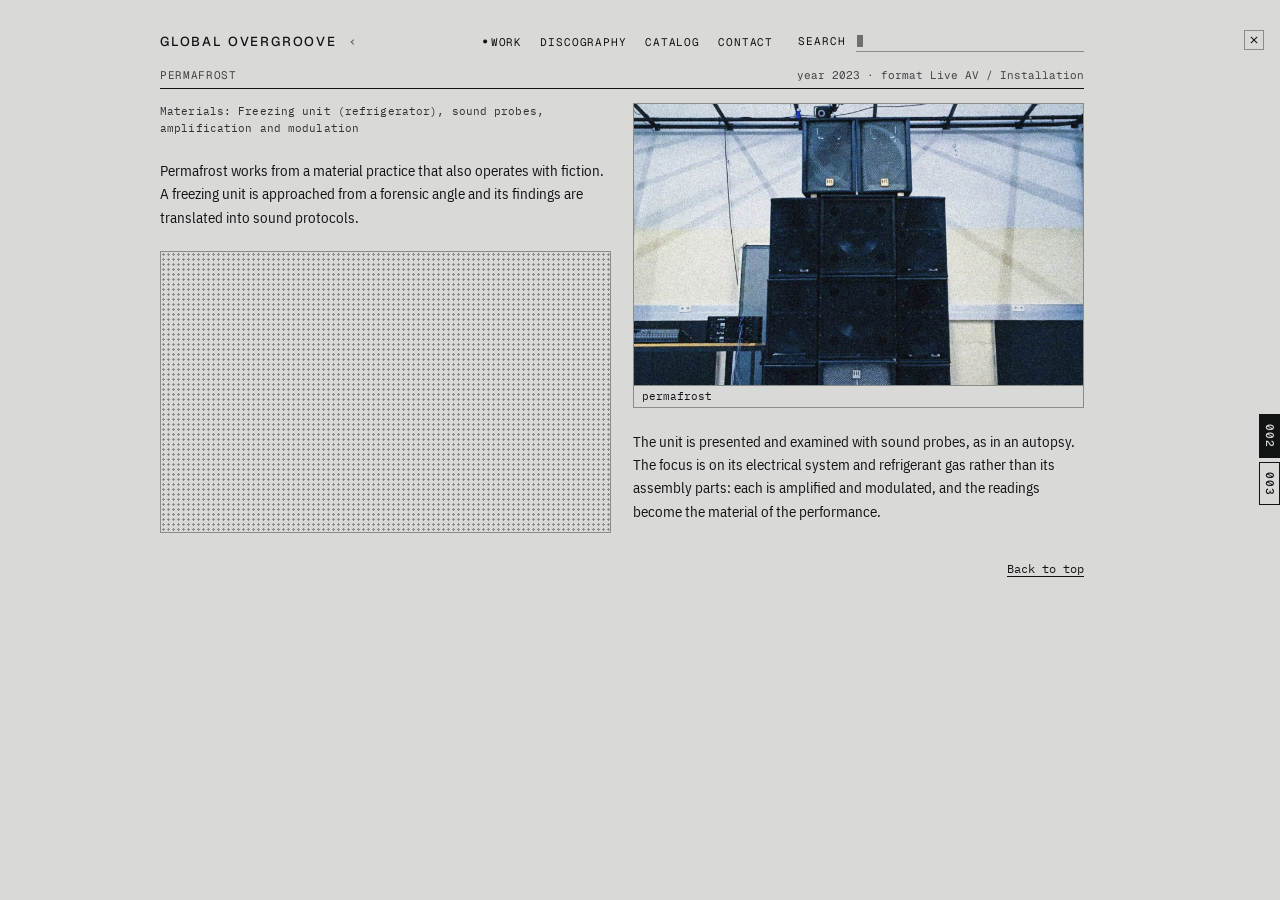
<file: work/permafrost/index.html>
<!DOCTYPE html>
<html lang="en">
<head>
<meta charset="utf-8">
<meta name="viewport" content="width=device-width, initial-scale=1, viewport-fit=cover">

<!-- =====================================================================
     PROJECT PAGE  (work/permafrost/index.html)
     CONTENT BLOCK  -  THIS IS THE ONLY PART YOU NEED TO EDIT
     =====================================================================
     To make a new project: copy this whole folder (work/gmr/ -> work/new-name/),
     change the values below, then add one line to "projects" in assets/site.js.
     The menu and logo come from assets/site.js; the look from assets/*.css.

     Rules:
       - Keep the quotation marks "like this" and the commas at line ends.
       - Paragraphs may contain simple HTML, e.g. <em>italic</em>.
       - Leave a list empty ( [] ) to hide that part of the page.
       - Image and audio paths are relative to this folder, e.g. "imgs/photo.jpg".
         File names must match exactly, capitals included (.JPG is not .jpg online).
         If an image is missing, a dotted placeholder is shown instead.
     ===================================================================== -->
<script>
const PAGE = {

  root: "../../",               // path back to the site root (project pages are two folders down)

  back: "work/index.html",      // where the × (top right) and the Esc key lead, relative to the site root

  /* ---- PAGE IDENTITY ------------------------------------------------ */
  number: 0,                    // automatic: the side index number comes from the order of
  nextPage: "",                 // "projects" in assets/site.js, and the next box leads to the next project
  browserTitle: "Permafrost",   // text on the browser tab
  title: "permafrost",   // title, top left (shown in capitals)

  /* ---- SECTION HEADINGS: "" = none (the small headings with the dot) ---- */
  headings: {
    main:  "",                    // above the materials and texts
    audio: "",                    // above the track list
    materials: "",                // small label above the materials text
    sheet: ""                     // above the small images
  },

  /* ---- INFO (top right, on the title line):  [ "label", "value" ] ---- */
  info: [
    ["Year",   "2023"],
    ["Format", "Live AV / Installation"]
  ],

  /* ---- MAIN TABLE:  [ "label", "unit", "value" ] --------------------- */
  /* leave the unit as "" when there is none; delete the rows a page does not need */
  mainData: [],                 // e.g. [ ["Dimensions", "cm", "120 × 80 × 60"] ]. [] hides the table
  mainValuesLeft: true,         // false = values centred (good for numbers); true = left aligned

  /* ---- MATERIALS: small technical text under the table ---------------- */
  /* one line per item; an empty list [] hides it */
  materials: [
    "Materials: Freezing unit (refrigerator), sound probes,",
    "amplification and modulation"
  ],

  /* ---- TEXT BOXES: each is a list of paragraphs. [] hides a box ------ */
  texts: {
    one: [        // left column, between the materials and Fig. 2
      "Permafrost works from a material practice that also operates with fiction. A freezing unit is approached from a forensic angle and its findings are translated into sound protocols."
    ],
    two: [        // right column, between the table and the audio list
      "The unit is presented and examined with sound probes, as in an autopsy. The focus is on its electrical system and refrigerant gas rather than its assembly parts: each is amplified and modulated, and the readings become the material of the performance."
    ],
    three: []     // full width, before the small images
  },

  /* ---- MAIN IMAGES (3:2 landscape works best) ----------------------- */
  /* "caption" is shown under the image ("" = none); "alt" is a short description for screen readers.
     Click an image to enlarge it; the viewer steps through these two and the small images below */
  figure1: { src: "imgs/permafrost1.jpg", alt: "Permafrost", caption: "permafrost" },   // right column. Empty src = halftone placeholder
  figure2: { src: "", alt: "", caption: "" },                                         // left column

  /* ---- AUDIO TRACKS ------------------------------------------------- */
  /* e.g. { src: "audio/track-01.mp3", title: "Track 01" }. No tracks = audio list and player bar are hidden */
  tracks: [],

  /* ---- SMALL IMAGES (square crops work best, click to enlarge) ------ */
  sheetGray: false,              // true = grayscale, colour on hover. false = always colour
  sheet: []
};
</script>
<!-- ===================== END OF CONTENT BLOCK ===================== -->

<title>Permafrost</title>
<link rel="preconnect" href="https://fonts.googleapis.com">
<link rel="preconnect" href="https://fonts.gstatic.com" crossorigin>
<link href="https://fonts.googleapis.com/css2?family=Geist:wght@400;500;600&family=Geist+Mono:wght@400;500&family=IBM+Plex+Sans+Condensed:wght@400;500;700&family=IBM+Plex+Mono:wght@400;500&display=swap" rel="stylesheet">
<!-- shared files: the "../../" matches root above -->
<link rel="stylesheet" href="../../assets/base.css">
<link rel="stylesheet" href="../../assets/work.css">
<link rel="stylesheet" href="../../assets/player.css">
<script src="../../assets/site.js"></script>
</head>
<body>
<!-- PAGE SKELETON. Empty containers, filled by assets/base.js (menu) and assets/work.js (everything else). -->
<div class="page" id="top">

  <nav class="site" id="site"></nav>

  <!-- close: back to the Work page (top right). Side tabs: this page (+ the next page when nextPage is set) -->
  <a class="close" id="close"></a>
  <div class="tabs-side" id="tabs-side"><div class="tab-side" id="tab-side" aria-hidden="true"></div></div>

  <!-- title line: title left, info right (as in C-Pentane) -->
  <div class="head"><h1 id="title-main"></h1><p id="info"></p></div>

  <!-- two-column grid. Rows: [heading] / [left column | right column] -->
  <div class="grid">
    <h2 id="h-main"></h2>

    <!-- left column -->
    <main>
      <div class="tech" id="materials"></div>
      <div class="text" id="text-1"></div>
      <figure class="fig-wrap" id="fig-2"></figure>
    </main>

    <!-- right column -->
    <aside>
      <figure class="fig-wrap" id="fig-1"></figure>
      <div class="scroll"><table><tbody id="main-data"></tbody></table></div>
      <div class="text" id="text-2"></div>
      <div id="audio-block">
        <h2 id="h-audio"></h2>
        <table class="tl">
          <thead><tr><th>No.</th><th>Track</th><th class="r">Time</th></tr></thead>
          <tbody id="tracks"></tbody>
        </table>
      </div>
    </aside>
  </div>

  <!-- full-width text box -->
  <div class="text" id="text-3"></div>

  <!-- small images (contact sheet) -->
  <div id="sheet-block">
    <h2 id="h-sheet"></h2>
    <div class="sheet" id="sheet"></div>
  </div>

  <!-- enlarged image viewer -->
  <dialog class="lightbox" aria-label="Image viewer">
    <figure><img alt=""><figcaption></figcaption></figure>
    <div class="lb-bar">
      <span class="lb-count"></span>
      <button type="button" class="play" data-lb="prev">Prev</button>
      <button type="button" class="play" data-lb="next">Next</button>
      <button type="button" class="play" data-lb="close">Close</button>
    </div>
  </dialog>

  <div class="foot"><span id="foot-index"></span><a href="#top">Back to top</a></div>
</div>

<!-- player, fixed to the bottom (hidden when the page has no tracks) -->
<div class="player" id="player" role="region" aria-label="Audio player" hidden>
  <div class="in">
    <div class="btns">
      <button type="button" id="p-prev" aria-label="Previous track">&#9664;&#9664;</button>
      <button type="button" id="p-play" aria-pressed="false" aria-label="Play">Play</button>
      <button type="button" id="p-next" aria-label="Next track">&#9654;&#9654;</button>
    </div>
    <div class="now" id="p-now" aria-live="polite"></div>
    <div class="time" id="p-time">0:00 / 0:00</div>
    <div class="track" id="p-track" role="slider" tabindex="0" aria-label="Position" aria-valuemin="0" aria-valuemax="100" aria-valuenow="0"><div class="fill" id="p-fill"></div></div>
  </div>
  <audio id="audio" preload="metadata"></audio>
</div>

<script src="../../assets/base.js"></script>
<script src="../../assets/work.js"></script>
</body>
</html>
</file>
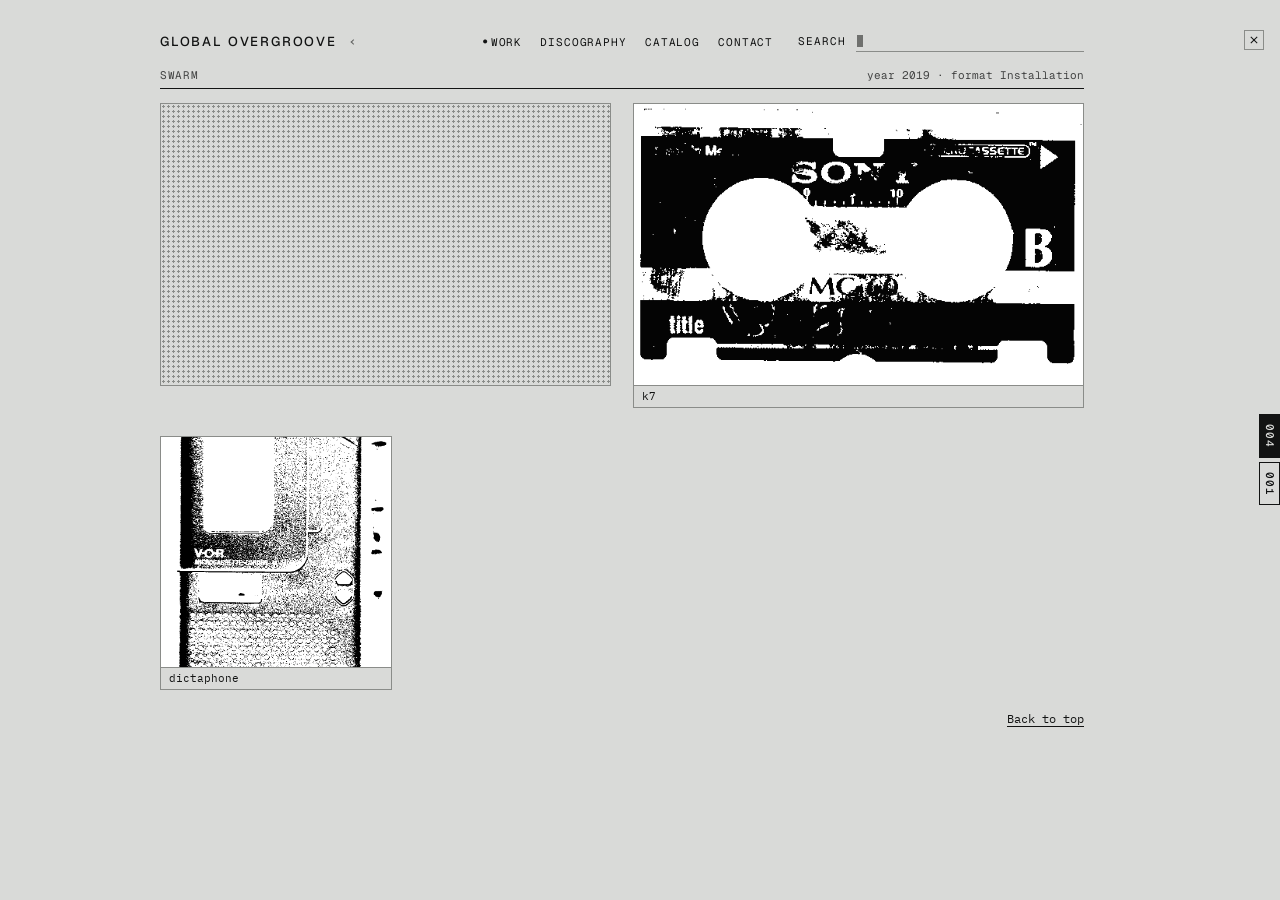
<file: work/swarm/index.html>
<!DOCTYPE html>
<html lang="en">
<head>
<meta charset="utf-8">
<meta name="viewport" content="width=device-width, initial-scale=1, viewport-fit=cover">

<!-- =====================================================================
     PROJECT PAGE  (work/swarm/index.html)
     CONTENT BLOCK  -  THIS IS THE ONLY PART YOU NEED TO EDIT
     =====================================================================
     To make a new project: copy this whole folder (work/gmr/ -> work/new-name/),
     change the values below, then add one line to "projects" in assets/site.js.
     The menu and logo come from assets/site.js; the look from assets/*.css.

     Rules:
       - Keep the quotation marks "like this" and the commas at line ends.
       - Paragraphs may contain simple HTML, e.g. <em>italic</em>.
       - Leave a list empty ( [] ) to hide that part of the page.
       - Image and audio paths are relative to this folder, e.g. "imgs/photo.jpg".
         File names must match exactly, capitals included (.JPG is not .jpg online).
         If an image is missing, a dotted placeholder is shown instead.
     ===================================================================== -->
<script>
const PAGE = {

  root: "../../",               // path back to the site root (project pages are two folders down)

  back: "work/index.html",      // where the × (top right) and the Esc key lead, relative to the site root

  /* ---- PAGE IDENTITY ------------------------------------------------ */
  number: 0,                    // automatic: the side index number comes from the order of
  nextPage: "",                 // "projects" in assets/site.js, and the next box leads to the next project
  browserTitle: "SWARM OR The Transparency of Evil",   // text on the browser tab
  title: "swarm",   // title, top left (shown in capitals)

  /* ---- SECTION HEADINGS: "" = none (the small headings with the dot) ---- */
  headings: {
    main:  "",                    // above the materials and texts
    audio: "",                    // above the track list
    materials: "",                // small label above the materials text
    sheet: ""                     // above the small images
  },

  /* ---- INFO (top right, on the title line):  [ "label", "value" ] ---- */
  info: [
    ["Year",   "2019"],
    ["Format", "Installation"]
  ],

  /* ---- MAIN TABLE:  [ "label", "unit", "value" ] --------------------- */
  /* leave the unit as "" when there is none; delete the rows a page does not need */
  mainData: [],                 // e.g. [ ["Dimensions", "cm", "120 × 80 × 60"] ]. [] hides the table
  mainValuesLeft: true,         // false = values centred (good for numbers); true = left aligned

  /* ---- MATERIALS: small technical text under the table ---------------- */
  /* one line per item, e.g. "Materials: ...". An empty list [] hides it */
  materials: [],

  /* ---- TEXT BOXES: each is a list of paragraphs. [] hides a box ------ */
  texts: {
    one: [],      // left column, between the materials and Fig. 2
    two: [],      // right column, between the table and the audio list
    three: []     // full width, before the small images
  },

  /* ---- MAIN IMAGES (3:2 landscape works best) ----------------------- */
  /* "caption" is shown under the image ("" = none); "alt" is a short description for screen readers.
     Click an image to enlarge it; the viewer steps through these two and the small images below */
  figure1: { src: "imgs/k7.png", alt: "Cassette", caption: "k7" },   // right column. Empty src = halftone placeholder
  figure2: { src: "", alt: "", caption: "" },                       // left column

  /* ---- AUDIO TRACKS ------------------------------------------------- */
  /* e.g. { src: "audio/track-01.mp3", title: "Track 01" }. No tracks = audio list and player bar are hidden */
  tracks: [],

  /* ---- SMALL IMAGES (square crops work best, click to enlarge) ------ */
  sheetGray: false,              // true = grayscale, colour on hover. false = always colour
  sheet: [
    { src: "imgs/dictafone.png", alt: "Dictaphone", caption: "dictaphone" }
  ]
};
</script>
<!-- ===================== END OF CONTENT BLOCK ===================== -->

<title>SWARM OR The Transparency of Evil</title>
<link rel="preconnect" href="https://fonts.googleapis.com">
<link rel="preconnect" href="https://fonts.gstatic.com" crossorigin>
<link href="https://fonts.googleapis.com/css2?family=Geist:wght@400;500;600&family=Geist+Mono:wght@400;500&family=IBM+Plex+Sans+Condensed:wght@400;500;700&family=IBM+Plex+Mono:wght@400;500&display=swap" rel="stylesheet">
<!-- shared files: the "../../" matches root above -->
<link rel="stylesheet" href="../../assets/base.css">
<link rel="stylesheet" href="../../assets/work.css">
<link rel="stylesheet" href="../../assets/player.css">
<script src="../../assets/site.js"></script>
</head>
<body>
<!-- PAGE SKELETON. Empty containers, filled by assets/base.js (menu) and assets/work.js (everything else). -->
<div class="page" id="top">

  <nav class="site" id="site"></nav>

  <!-- close: back to the Work page (top right). Side tabs: this page (+ the next page when nextPage is set) -->
  <a class="close" id="close"></a>
  <div class="tabs-side" id="tabs-side"><div class="tab-side" id="tab-side" aria-hidden="true"></div></div>

  <!-- title line: title left, info right (as in C-Pentane) -->
  <div class="head"><h1 id="title-main"></h1><p id="info"></p></div>

  <!-- two-column grid. Rows: [heading] / [left column | right column] -->
  <div class="grid">
    <h2 id="h-main"></h2>

    <!-- left column -->
    <main>
      <div class="tech" id="materials"></div>
      <div class="text" id="text-1"></div>
      <figure class="fig-wrap" id="fig-2"></figure>
    </main>

    <!-- right column -->
    <aside>
      <figure class="fig-wrap" id="fig-1"></figure>
      <div class="scroll"><table><tbody id="main-data"></tbody></table></div>
      <div class="text" id="text-2"></div>
      <div id="audio-block">
        <h2 id="h-audio"></h2>
        <table class="tl">
          <thead><tr><th>No.</th><th>Track</th><th class="r">Time</th></tr></thead>
          <tbody id="tracks"></tbody>
        </table>
      </div>
    </aside>
  </div>

  <!-- full-width text box -->
  <div class="text" id="text-3"></div>

  <!-- small images (contact sheet) -->
  <div id="sheet-block">
    <h2 id="h-sheet"></h2>
    <div class="sheet" id="sheet"></div>
  </div>

  <!-- enlarged image viewer -->
  <dialog class="lightbox" aria-label="Image viewer">
    <figure><img alt=""><figcaption></figcaption></figure>
    <div class="lb-bar">
      <span class="lb-count"></span>
      <button type="button" class="play" data-lb="prev">Prev</button>
      <button type="button" class="play" data-lb="next">Next</button>
      <button type="button" class="play" data-lb="close">Close</button>
    </div>
  </dialog>

  <div class="foot"><span id="foot-index"></span><a href="#top">Back to top</a></div>
</div>

<!-- player, fixed to the bottom (hidden when the page has no tracks) -->
<div class="player" id="player" role="region" aria-label="Audio player" hidden>
  <div class="in">
    <div class="btns">
      <button type="button" id="p-prev" aria-label="Previous track">&#9664;&#9664;</button>
      <button type="button" id="p-play" aria-pressed="false" aria-label="Play">Play</button>
      <button type="button" id="p-next" aria-label="Next track">&#9654;&#9654;</button>
    </div>
    <div class="now" id="p-now" aria-live="polite"></div>
    <div class="time" id="p-time">0:00 / 0:00</div>
    <div class="track" id="p-track" role="slider" tabindex="0" aria-label="Position" aria-valuemin="0" aria-valuemax="100" aria-valuenow="0"><div class="fill" id="p-fill"></div></div>
  </div>
  <audio id="audio" preload="metadata"></audio>
</div>

<script src="../../assets/base.js"></script>
<script src="../../assets/work.js"></script>
</body>
</html>
</file>
<file: assets/base.css>
/* BASE STYLE SHEET - shared by every page: colours, fonts, menu, logo, index tabs.
   Colours are the variables just below (paper / ink / rule); fonts are --label and --value.

   COLOUR SCHEME: light silver on every device (the visitor's dark mode is ignored).
   The dark accents are the ink elements: side tab, hovered rows, and the cover panel on
   Work, Discography and Catalog (see assets/list.css).
   To go back to following the visitor's light / dark setting, use the earlier values:
     light  --paper:#ECEBE6; --ink:#141413; --rule:#8d8b84; --tab-text:#ECEBE6
     dark   --paper:#171716; --ink:#E6E4DD; --rule:#6b6963; --tab-text:#171716  (inside @media (prefers-color-scheme:dark)) */
:root{
  --paper:#D9DAD8; --ink:#121313; --rule:#8a8c89; --tab-text:#D9DAD8; --accent:#7a3cf0;
  color-scheme:light;
  --label:"IBM Plex Sans Condensed","Zen Kaku Gothic New","Arial Narrow",Arial,sans-serif;
  --value:"IBM Plex Mono","Zen Kaku Gothic New",ui-monospace,Menlo,Consolas,monospace;
  --nav:"Geist","Helvetica Neue",Arial,sans-serif;     /* site title: the face of the page headings */
  --nav-mono:"Geist Mono",ui-monospace,Menlo,Consolas,monospace;   /* menu sections and search: the small label face */
  box-sizing:border-box;
  padding-top:env(safe-area-inset-top,0px);
  padding-bottom:env(safe-area-inset-bottom,0px);
}
*,*::before,*::after{box-sizing:border-box}
html{height:100%;scroll-behavior:smooth;scroll-padding-top:56px}
body{margin:0;background:var(--paper);color:var(--ink);font-family:var(--label);font-size:15px;line-height:1.35;min-height:100%}
.page{position:relative;max-width:1000px;margin:0 auto;padding:28px 56px 48px 20px;overflow-x:clip}
.page.no-tabs{padding-right:20px}
a{color:inherit;text-decoration-thickness:1px;text-underline-offset:3px}
a:focus-visible,button:focus-visible{outline:3px solid var(--ink);outline-offset:2px}
.sr{position:absolute;width:1px;height:1px;overflow:hidden;clip:rect(0 0 0 0);white-space:nowrap}

/* site bar: logo (links home) + menu title; stays visible while scrolling */
.site{position:relative;z-index:8;margin:0 0 12px;display:flex;flex-direction:column;align-items:stretch;gap:8px;background:var(--paper)}
.site-head{display:flex;align-items:center;gap:4px;min-height:24px}
.site-title{font:500 13px/1.3 var(--nav);letter-spacing:.14em;text-decoration:none;white-space:nowrap}
.site-title:hover{opacity:.7}
.logo{display:block;flex:none;width:20px;height:20px;color:var(--ink)}
.logo svg,.logo img{display:block;width:100%;height:100%}
.logo img{object-fit:contain;object-position:left center}
.logo:hover{opacity:.7}
.logo .ink{fill:currentColor}
.logo .cut{fill:var(--paper);stroke:none}
.logo .cutl{fill:none;stroke:var(--paper);stroke-linecap:round}

/* menu title + small thin chevron (right when closed, down when open) */
/* the arrow next to the title: opens and closes the menu */
.site-btn{display:flex;align-items:center;justify-content:center;width:22px;height:22px;background:transparent;color:var(--ink);border:0;padding:0;cursor:pointer}
.site-btn:hover::after{opacity:1}
.site-btn::after,.sub-btn::after{content:"";flex:none;width:4px;height:4px;border-right:1px solid currentColor;border-bottom:1px solid currentColor;opacity:.6;transform:rotate(-45deg);transition:transform .15s}
.site-btn[aria-expanded=true]::after,.sub-btn[aria-expanded=true]::after{transform:rotate(45deg) translate(-1px,-1px)}

/* menu list */
.site-menu{position:static;margin:0;padding:0;list-style:none;background:var(--paper);border-top:1px solid var(--rule);border-bottom:1px solid var(--rule)}
.site-menu li+li{border-top:1px solid var(--rule)}
.site-menu a{display:block;padding:6px 12px 6px 8px;font:400 11px/1.3 var(--nav-mono);letter-spacing:.08em;text-transform:uppercase;text-decoration:none}
.site-menu a::before{content:"";display:inline-block;width:1.2em}
.site-menu a[aria-current]::before{content:"\25CF"}
.site-menu a:hover,.site-menu a:focus-visible{background:var(--ink);color:var(--paper);outline:none}

/* sub-list: a line with its own chevron; the list folds open underneath, indented */
.sub-row{display:flex;align-items:stretch}
.sub-row>a{flex:1}
.sub-btn{display:flex;align-items:center;gap:.8em;background:transparent;color:inherit;border:0;padding:6px 12px 6px 8px;font:inherit;font-size:14px;letter-spacing:.08em;cursor:pointer;text-align:left}
.sub-btn.only{flex:1}
.sub-btn.only::before{content:"";display:inline-block;width:1.2em;margin-right:-.8em}
.sub-row>a+.sub-btn{border-left:1px solid var(--rule);padding:6px 12px}
.sub-btn:hover,.sub-btn:focus-visible{background:var(--ink);color:var(--paper);outline:none}
.site-menu ul{list-style:none;margin:0;padding:0;border-top:1px solid var(--rule)}
.site-menu ul[hidden]{display:none}
.site-menu ul a{padding-left:24px;font-size:13px}

/* index tabs: top = this page; side = this page (+ the next page as an outlined link) */
.tab-top{position:absolute;top:28px;right:0;background:var(--ink);color:var(--tab-text);font:700 64px/1 var(--label);height:70px;padding:0 0 0 14px;width:124px;overflow:hidden;white-space:nowrap}
.tab-top span{display:block;transform:translateX(18px);padding-top:3px}
.tabs-side{position:fixed;right:0;top:46%;z-index:5;display:flex;flex-direction:column;align-items:flex-end;gap:6px}
.tab-side{background:var(--ink);color:var(--tab-text);writing-mode:vertical-rl;font:500 16px/1 var(--value);padding:16px 8px;letter-spacing:.06em}
a.tab-side{text-decoration:none;cursor:pointer;background:var(--paper);color:var(--ink);box-shadow:inset 0 0 0 1px var(--ink)}
a.tab-side:hover,a.tab-side:focus-visible{background:var(--ink);color:var(--tab-text);outline:none}

/* project pages: the side index shows the project's number (001, 002 ...) in Geist Mono, and the
   outlined box under it leads to the next project (assets/base.js numbers them from site.js) */
.tabs-side.idx{gap:4px}
.tabs-side.idx .tab-side{font:500 11px/1 var(--nav-mono);letter-spacing:.08em;padding:10px 5px}
/* close: a small square top right with a thin x; back to Work (or, in C-Pentane, to the inventory) */
.close{position:fixed;top:calc(30px + env(safe-area-inset-top,0px));right:max(16px,env(safe-area-inset-right,0px));width:20px;height:20px;background:var(--paper);color:var(--ink);box-shadow:inset 0 0 0 1px var(--rule);z-index:7}
.close::before,.close::after{content:"";position:absolute;left:50%;top:50%;width:9px;height:1px;background:currentColor;transform:translate(-50%,-50%) rotate(45deg)}
.close::after{transform:translate(-50%,-50%) rotate(-45deg)}
.close:hover,.close:focus-visible{background:var(--ink);color:var(--paper);box-shadow:none;outline:none}
.close::selection{background:none}
@media (max-width:760px){.close{top:calc(14px + env(safe-area-inset-top,0px));right:max(12px,env(safe-area-inset-right,0px));z-index:10}}
@media (pointer:coarse){.close{width:28px;height:28px}}

.foot{margin-top:6px;font:400 12px var(--value);display:flex;justify-content:space-between;gap:12px;flex-wrap:wrap}

@media (max-width:760px){
  .page{padding:20px 44px 40px 12px}
  .page.no-tabs{padding-right:12px}
  .tab-top{font-size:48px;height:56px;width:100px;top:20px}
  .tab-side{font-size:18px;padding:12px 6px}
  .tabs-side.idx .tab-side{font-size:11px;padding:9px 4px}
  /* phones: only the title line stays at the top while scrolling; the menu scrolls away under it */
  .site{display:contents}
  .site-head{position:sticky;top:0;z-index:9;background:var(--paper);margin:-12px 0 0;padding:12px 0 10px}
  .site-menu{margin:0 0 12px}
  .site-menu[hidden] + *{margin-top:0}
}
/* search in the menu: label, one thin underlined line with a blinking block cursor; results drop below */
.nav-search{position:relative;display:flex;align-items:baseline;gap:10px;padding:8px 8px 6px}
.nav-label{flex:none;font:400 11px/1.3 var(--nav-mono);letter-spacing:.08em;text-transform:uppercase;transition:opacity .25s;cursor:text}
.nav-search.filled .nav-label{opacity:.4}
.nq-wrap{position:relative;flex:1;min-width:0;display:flex;border-bottom:1px solid var(--rule)}
.nav-search:focus-within .nq-wrap{border-bottom-color:var(--ink)}
.nq-wrap input{flex:1;min-width:0;width:100%;border:0;background:transparent;color:var(--ink);font:400 11px/1.3 var(--nav-mono);letter-spacing:.04em;padding:2px 0;outline:none;border-radius:0;-webkit-appearance:none;appearance:none;caret-color:transparent}
.nq-wrap.native input{caret-color:var(--ink)}
.nq-wrap input::-webkit-search-cancel-button{display:none}
.nq-measure{position:absolute;visibility:hidden;white-space:pre;font:400 11px var(--nav-mono);letter-spacing:.04em;pointer-events:none}
.nq-cursor{position:absolute;top:50%;left:0;width:6px;height:12px;margin-top:-6px;background:#6f706e;pointer-events:none;animation:nq-blink 1.06s steps(1,end) infinite}
.nq-cursor.typing{animation:none}
.nq-cursor[hidden]{display:none}
@keyframes nq-blink{0%{opacity:1}50%{opacity:0}}
.nav-hits{position:absolute;left:0;top:100%;margin:4px 0 0;padding:0;list-style:none;width:420px;max-width:calc(100vw - 32px);background:var(--paper);border:1px solid var(--rule);z-index:10}
.nav-hits li+li{border-top:1px solid var(--rule)}
.site-menu .nav-hits a,.nav-hits .soon,.nav-hits .none{display:flex;justify-content:space-between;align-items:baseline;gap:12px;padding:5px 8px;text-transform:none;letter-spacing:0}
.site-menu .nav-hits a::before{display:none}
.nav-hits b{font:500 12px/1.3 var(--nav);letter-spacing:.01em;white-space:nowrap;overflow:hidden;text-overflow:ellipsis}
.nav-hits span{font:400 10px var(--nav-mono);opacity:.7;white-space:nowrap}
.nav-hits .soon{opacity:.6}
.nav-hits .none{font:400 11px var(--nav-mono);opacity:.6}
.site-menu .nav-hits a.active{background:var(--ink);color:var(--paper)}
@media (prefers-reduced-motion:reduce){.nq-cursor{animation:none}.nav-label{transition:none}}

/* desktop: the menu opens to the right of the title as one line of sections;
   the chevron turns to point back left while it is open. Phones keep the vertical list above. */
@media (min-width:761px){
  /* the nav follows the list pages' two columns: title over the left column,
     the menu starting where the right column starts, so it lines up with the tables on every page */
  .site{position:sticky;top:env(safe-area-inset-top,0px);display:grid;grid-template-columns:minmax(0,1fr) minmax(0,2fr);gap:0 22px;align-items:center;min-height:28px}
  .site-menu{grid-column:2;display:flex;align-items:center;min-width:0;border:0;white-space:nowrap;margin-left:-1px}   /* section text starts where the table text starts */
  .site-menu[hidden]{display:none}
  .site-menu li+li{border-top:0}
  .site-menu a{position:relative;padding:3px 9px}
  .site-menu a::before{width:0}
  .site-menu a[aria-current]::before{content:"\25CF";position:absolute;left:1px;top:50%;transform:translateY(-52%);width:auto;margin:0;font-size:.65em}   /* the dot sits in the gap before the word */
  .nav-search{flex:1;min-width:120px;padding:0 0 0 16px}                 /* the search fills the rest of the row, up to the right edge */
  .nav-hits{left:auto;right:0}
  .site-btn[aria-expanded=true]::after{transform:rotate(135deg) translate(-1px,-1px)}
}


@media (pointer:coarse){.site-menu a,.sub-btn{padding-top:10px;padding-bottom:10px}}
/* phones zoom in on text fields under 16 px: keep search fields at 16 px on touch screens */
@media (pointer:coarse){.nq-wrap input,.nq-measure{font-size:16px}.nq-cursor{height:16px;margin-top:-8px;width:8px}}
@media (prefers-reduced-motion:reduce){html{scroll-behavior:auto}.site-btn::after,.sub-btn::after{transition:none}}
</file>
<file: assets/list.css>
/* LIST PAGES STYLE SHEET - Work, Discography, Catalog: preview frame on the left, list on the right.
   Loaded after base.css. The frame shape is set per page with --frame-ratio.
   Type: Geist for names and titles, Geist Mono for numbers (years, catalogue numbers, durations, formats).
   --list-size sets the text size of every list and preview in one place. */
:root{
  --list-size:11px;
  --list-sans:"Geist","Helvetica Neue",Arial,sans-serif;
  --list-mono:"Geist Mono",ui-monospace,Menlo,Consolas,monospace;
  --row-line:#c3c4c1;                    /* faint line between rows, on the silver */
  --panel:var(--ink);                    /* the cover panel is dark: ink ground, silver text */
  --panel-text:var(--paper);
  --panel-rule:#3b3c3b;
}

.cols{display:grid;grid-template-columns:minmax(0,1fr) minmax(0,2fr);gap:0 22px;align-items:start}   /* the same on every list page; the menu lines up with the right column */

/* list: one faint line under each row; the row under the pointer turns ink */
table{width:100%;border-collapse:collapse;font-variant-numeric:tabular-nums}
td{padding:7px 8px;text-align:left;vertical-align:baseline;border-bottom:1px solid var(--row-line);font:400 var(--list-size)/1.35 var(--list-sans);letter-spacing:.01em}
td.yr,td.cat,td.m{font-family:var(--list-mono);white-space:nowrap}
td.yr{width:4.5em}
td.type{width:1%;white-space:nowrap}
td.t{font-weight:500}
td.t a{text-decoration:none}
td.t a::after{content:"";position:absolute;inset:0}
/* column headings: small spaced capitals with one thin line underneath */
thead th{padding:0 8px 6px;text-align:left;font:500 calc(var(--list-size) - 2px) var(--list-sans);letter-spacing:.16em;text-transform:uppercase;opacity:.7;border-bottom:1px solid var(--rule)}
thead + tbody tr:first-child td{padding-top:9px}

tbody tr{position:relative;cursor:pointer;transition:background .12s,color .12s}
tbody tr.soon{cursor:default}
tbody tr.soon td{opacity:.75}
tbody tr.soon:hover td,tbody tr.soon.on td{opacity:1}
tbody tr:hover,tbody tr:focus-within,tbody tr.on{background:var(--ink);color:var(--paper)}
tbody tr:hover td,tbody tr:focus-within td,tbody tr.on td{border-bottom-color:var(--ink)}
tbody tr:focus-within a{outline:none}
tbody tr:focus-visible{outline:3px solid var(--ink);outline-offset:2px}
/* the last hovered row is not kept highlighted once the pointer leaves the list */
#rows:not(:hover) tr.on:not(:focus-within){background:none;color:inherit}
#rows:not(:hover) tr.on:not(:focus-within) td{border-bottom-color:var(--row-line)}
#rows:not(:hover) tr.soon.on:not(:focus-within) td{opacity:.75}

/* preview panel: dark, stays in view while scrolling the list */
.preview{position:sticky;top:56px;background:var(--panel);color:var(--panel-text)}
.preview .frame{position:relative;aspect-ratio:var(--frame-ratio,4/5);background:radial-gradient(circle at 50% 50%,var(--panel-rule) 0 1px,transparent 1.4px) 0 0/5px 5px}
.preview img{position:absolute;inset:0;width:100%;height:100%;object-fit:cover;display:block;background:var(--panel)}
.preview .tracks{border-top-color:var(--panel-rule)}
.preview a:focus-visible{outline:2px solid var(--panel-text);outline-offset:2px}
/* quiet text link inside the panel (Open, Discogs, shop links) */
.ql{display:inline-block;font:400 calc(var(--list-size) - 1px) var(--list-mono);letter-spacing:.04em;opacity:.6;text-decoration:underline;text-decoration-thickness:1px;text-underline-offset:3px}
.ql:hover,.ql:focus-visible{opacity:1}
.ql[hidden]{display:none}
.preview img[hidden]{display:none}
.preview .body{padding:8px 10px 10px}
.preview .p-title{margin:0 0 6px;font:500 calc(var(--list-size) + 2px)/1.3 var(--list-sans);letter-spacing:.02em}
.preview .p-meta{margin:0 0 8px;font:400 var(--list-size) var(--list-mono);opacity:.8}
.preview .p-text{margin:0 0 10px;font:400 calc(var(--list-size) + 2px)/1.5 var(--list-sans)}
.preview .p-text:empty{display:none}
.preview .p-open{font:500 var(--list-size) var(--list-sans);letter-spacing:.12em;text-decoration:none;border:1px solid currentColor;padding:3px 10px;display:inline-block}
.preview .p-open[hidden]{display:none}
.preview .p-open:hover,.preview .p-open:focus-visible{background:var(--panel-text);color:var(--panel);outline:none}
.preview .p-soon,.preview .status{display:block;margin:0;font:400 var(--list-size) var(--list-mono);letter-spacing:.04em;opacity:.7}
.preview .p-soon[hidden]{display:none}
/* details under the cover: label / value lines, then a tracklist */
.p-specs{display:grid;grid-template-columns:auto 1fr;gap:3px 18px;margin:0 0 10px}
.p-specs dt{font:400 var(--list-size) var(--list-sans);letter-spacing:.06em;opacity:.75}
.p-specs dd{margin:0;font:400 var(--list-size) var(--list-mono)}
.tracks{list-style:none;margin:0 0 10px;padding:8px 0 0;border-top:1px solid var(--panel-rule);font:400 var(--list-size)/1.6 var(--list-mono)}

/* phones: no preview panel; a tap on a row opens the page, and .sub lines appear under titles */
.sub{display:none}
@media (max-width:760px){
  .cols{grid-template-columns:minmax(0,1fr)}
  .preview{display:none}
  td.type,td.wide,thead th.wide{display:none}
  tbody tr.on:not(:hover){background:none;color:inherit}   /* no preview on phones, so no selected row either */
  tbody tr.on:not(:hover) td{border-bottom-color:var(--row-line)}
  .sub{display:block;margin-top:2px;font:400 calc(var(--list-size) - 1px) var(--list-mono);font-weight:400;letter-spacing:0;opacity:.75}
}
/* phones: a tapped row opens the panel underneath it (assets/list-mobile.js) */
tr.drawer,tr.drawer:hover{background:none!important;color:inherit!important;cursor:default}
tr.drawer > td{padding:0 0 14px;border-bottom:1px solid var(--row-line)}
tr.drawer .preview{display:block!important;position:static;max-width:420px}
@media (max-width:760px){
  tbody tr.open{background:var(--ink);color:var(--paper)}
  tbody tr.open td{border-bottom-color:var(--ink)}
}
@media (prefers-reduced-motion:reduce){tbody tr{transition:none}}
</file>
<file: assets/player.css>
/* TRACK LIST + PLAYER - shared by C-Pentane and every project page. No need to edit.
   The track table (No. / Track / Time) and the player bar fixed to the bottom of the screen.
   Type as in the lists: Geist for names, Geist Mono for numbers and times. */
:root{
  --tl-size:11px;
  --tl-sans:"Geist","Helvetica Neue",Arial,sans-serif;
  --tl-mono:"Geist Mono",ui-monospace,Menlo,Consolas,monospace;
  --tl-line:#c3c4c1;
  --player-h:58px;
}

/* ---- track table ---- */
table.tl{width:100%;border-collapse:collapse;border:0;margin:0 0 22px;font-variant-numeric:tabular-nums}
table.tl th,table.tl td{border:0;border-bottom:1px solid var(--tl-line);padding:7px 8px;text-align:left;vertical-align:baseline;font:400 var(--tl-size)/1.35 var(--tl-sans);letter-spacing:.01em;white-space:normal}
table.tl thead th{padding:0 8px 6px;font:500 calc(var(--tl-size) - 2px) var(--tl-sans);letter-spacing:.16em;text-transform:uppercase;opacity:.7;border-bottom:1px solid var(--rule)}
table.tl thead th.r{text-align:right}
table.tl tbody tr:first-child td{padding-top:9px}
table.tl tbody tr{cursor:pointer;transition:background .12s,color .12s}
table.tl tbody tr:hover,table.tl tbody tr:focus-visible,table.tl tbody tr.on{background:var(--ink);color:var(--paper)}
table.tl tbody tr:hover td,table.tl tbody tr:focus-visible td,table.tl tbody tr.on td{border-bottom-color:var(--ink)}
table.tl tbody tr:focus-visible{outline:none}
table.tl td.no{width:3em;font-family:var(--tl-mono)}
table.tl td.tm{width:4em;font-family:var(--tl-mono);white-space:nowrap;text-align:right}
table.tl tr.none{cursor:default}
table.tl tr.none td{opacity:.45}
table.tl tr.none:hover{background:none;color:inherit}
table.tl tr.none:hover td{border-bottom-color:var(--tl-line)}
table.tl tr.playing td.no::before{content:"\25B6";font-size:.7em;margin-right:4px}

/* ---- player bar, fixed to the bottom ---- */
.player{position:fixed;left:0;right:0;bottom:0;z-index:9;margin:0;background:var(--paper);border-top:1px solid var(--ink);padding:8px max(16px,env(safe-area-inset-right,0px)) calc(8px + env(safe-area-inset-bottom,0px)) max(16px,env(safe-area-inset-left,0px))}
.player[hidden]{display:none}
.player .in{max-width:1000px;margin:0 auto;display:grid;grid-template-columns:auto minmax(0,1fr) auto;gap:4px 14px;align-items:center}
.player .btns{display:flex;gap:6px}
.player button{font:500 var(--tl-size) var(--tl-mono);letter-spacing:0;background:transparent;color:var(--ink);border:1px solid var(--ink);padding:3px 9px;cursor:pointer;min-width:2.6em}
.player button[aria-pressed=true]{background:var(--ink);color:var(--paper)}
.player button:disabled{opacity:.35;cursor:default}
.player .now{font:500 var(--tl-size)/1.3 var(--tl-sans);white-space:nowrap;overflow:hidden;text-overflow:ellipsis;min-height:1.3em}
.player .now span{font-family:var(--tl-mono);font-weight:400;opacity:.7}
.player .time{font:400 var(--tl-size) var(--tl-mono);white-space:nowrap}
.player .track{grid-column:1/-1;position:relative;height:12px;cursor:pointer;touch-action:none}
.player .track::before{content:"";position:absolute;left:0;right:0;top:5px;height:1px;background:var(--rule)}
.player .fill{position:absolute;left:0;top:4px;height:3px;background:var(--ink);width:0}
.player .track:focus-visible{outline:2px solid var(--ink);outline-offset:2px}
body.has-player .page{padding-bottom:calc(var(--player-h) + 40px)}
@media (prefers-reduced-motion:reduce){table.tl tbody tr{transition:none}}
</file>
<file: assets/work.css>
/* WORK PAGE STYLE SHEET - the spec-sheet layout of every project page (loaded after base.css). */
.grid{display:grid;grid-template-columns:minmax(0,1fr) minmax(0,1fr);gap:0 22px;align-items:start}

/* boxes */
.box{border:3px solid var(--ink);margin-bottom:18px}
/* title line: title left in capitals, info right, both in the mono; a line under both */
.head{display:flex;justify-content:space-between;align-items:baseline;gap:12px;flex-wrap:wrap;border-bottom:1px solid var(--ink);padding-bottom:6px;margin:6px 0 14px}
.head h1{margin:0;font:400 11px var(--nav-mono);letter-spacing:.06em;text-transform:uppercase;opacity:.75}
.head p{margin:0;font:400 11px var(--nav-mono);opacity:.75}
.head p:empty{display:none}
h2{font-size:12px;font-weight:700;margin:14px 0 4px;letter-spacing:.08em}
h2::before{content:"\25CF";margin-right:6px}

table{width:100%;border-collapse:collapse;border:1px solid var(--rule);margin-bottom:18px}
th,td{border:1px solid var(--rule);padding:5px 8px;font-weight:500;text-align:left;vertical-align:middle}
tbody tr:first-child>*{border-top:0}
th[scope=row]{letter-spacing:.28em;font-size:14px;white-space:nowrap}
th.tight{letter-spacing:.06em;white-space:normal}
td{font-family:var(--value);font-size:14px;text-align:center}
td.u,th.u{width:3.2em;font:400 10px/1 var(--value);text-align:right;color:var(--ink);opacity:.8;letter-spacing:0}
td.left{text-align:left}
.tech{margin:0 0 22px;font:400 11px/1.55 var(--value);letter-spacing:.01em;opacity:.85}
.tech[hidden]{display:none}
.tech p{margin:0}
.tech .tech-label{font:500 11px/1.55 var(--label);letter-spacing:.16em;margin-bottom:1px}
td.std{width:38%}
tbody tr{transition:background .12s,color .12s}
tbody tr:hover{background:var(--ink);color:var(--paper)}
tbody tr:hover td.u{color:var(--paper)}
tbody tr:hover th,tbody tr:hover td{border-color:var(--paper)}

/* meta */
.meta{display:grid;grid-template-columns:auto 1fr;gap:4px 28px;margin:0 0 18px;font-size:14px}
.meta dt{letter-spacing:.14em}
.meta dd{margin:0;font-family:var(--value);font-size:13px}
.meta-head{margin-top:2px}

/* image */
.fig{margin:0 0 6px;border:1px solid var(--ink)}
.halftone{aspect-ratio:1.6/1;background:
  radial-gradient(circle at 50% 50%,var(--ink) 0 1.1px,transparent 1.5px) 0 0/5px 5px;
  -webkit-mask-image:radial-gradient(ellipse 48% 44% at 52% 54%,#000 30%,transparent 100%);
  mask-image:radial-gradient(ellipse 48% 44% at 52% 54%,#000 30%,transparent 100%)}
.fig-wrap{border:1px solid var(--rule);margin:0 0 22px}
.fig-wrap figcaption{font:400 11px/1.2 var(--value);padding:4px 8px;border-top:1px solid var(--rule)}
.frame{position:relative;aspect-ratio:1.6/1;background:radial-gradient(circle at 50% 50%,var(--rule) 0 1px,transparent 1.4px) 0 0/5px 5px}
.frame img{position:absolute;inset:0;width:100%;height:100%;object-fit:cover;display:block;background:var(--paper)}
.frame img[hidden]{display:none}

/* text boxes */
.text{margin:0 0 22px}
.text[hidden],.scroll[hidden],#audio-block[hidden],#sheet-block[hidden]{display:none}
.text p{margin:0 0 .8em;font:400 15px/1.55 var(--label);hyphens:auto}
.text p:last-child{margin-bottom:0}

/* contact sheet */
.sheet{display:grid;grid-template-columns:repeat(4,minmax(0,1fr));margin:0 1px 22px 0}
.cell{margin:0 -1px -1px 0;border:1px solid var(--rule)}
.cell figcaption{font:400 11px/1.2 var(--value);padding:4px 8px;border-top:1px solid var(--rule)}
.frame.sq{aspect-ratio:1/1}
.zoom{display:block;width:100%;border:0;padding:0;cursor:zoom-in;font:inherit;color:inherit}
.zoom:focus-visible{outline-offset:-3px}
@media (hover:hover){
  .sheet.gray img{filter:grayscale(1);transition:filter .2s}
  .sheet.gray .cell:hover img,.sheet.gray .zoom:focus-visible img{filter:none}
}
@media (prefers-reduced-motion:reduce){.sheet.gray img{transition:none}}

/* lightbox */
.lightbox{border:1px solid var(--rule);background:var(--paper);color:var(--ink);padding:12px;width:min(96vw,1100px);max-height:94vh;overflow:auto}
.lightbox::backdrop{background:rgba(20,20,19,.72)}
.lightbox figure{margin:0}
.lightbox img{display:block;max-width:100%;max-height:70vh;margin:0 auto;object-fit:contain}
.lightbox figcaption{font:400 12px/1.3 var(--value);padding-top:8px}
.lb-bar{display:flex;align-items:center;justify-content:space-between;gap:10px;margin-top:10px;border-top:1px solid var(--rule);padding-top:10px}
.lb-bar .play{font:500 11px var(--nav-mono);letter-spacing:.06em;background:transparent;color:inherit;border:1px solid currentColor;padding:3px 9px;cursor:pointer}
.lb-bar .lb-count{font:400 12px var(--value);margin-right:auto}

.scroll{overflow-x:auto;margin-bottom:18px}
.scroll table{margin-bottom:0;min-width:300px}

/* alignment: image top = main data table top */
.grid>h2{grid-column:1;grid-row:1}
.grid>main{grid-column:1;grid-row:2}
.grid>aside{grid-column:2;grid-row:2}
.foot{justify-content:flex-end}
#sheet-block{margin-top:6px}
@media (max-width:760px){
  .grid{grid-template-columns:minmax(0,1fr)}
  .grid>*{grid-column:auto!important;grid-row:auto!important}
  .sheet{grid-template-columns:repeat(2,minmax(0,1fr))}
  th[scope=row]{letter-spacing:.14em}
}
@media (prefers-reduced-motion:reduce){tbody tr{transition:none}}
</file>
